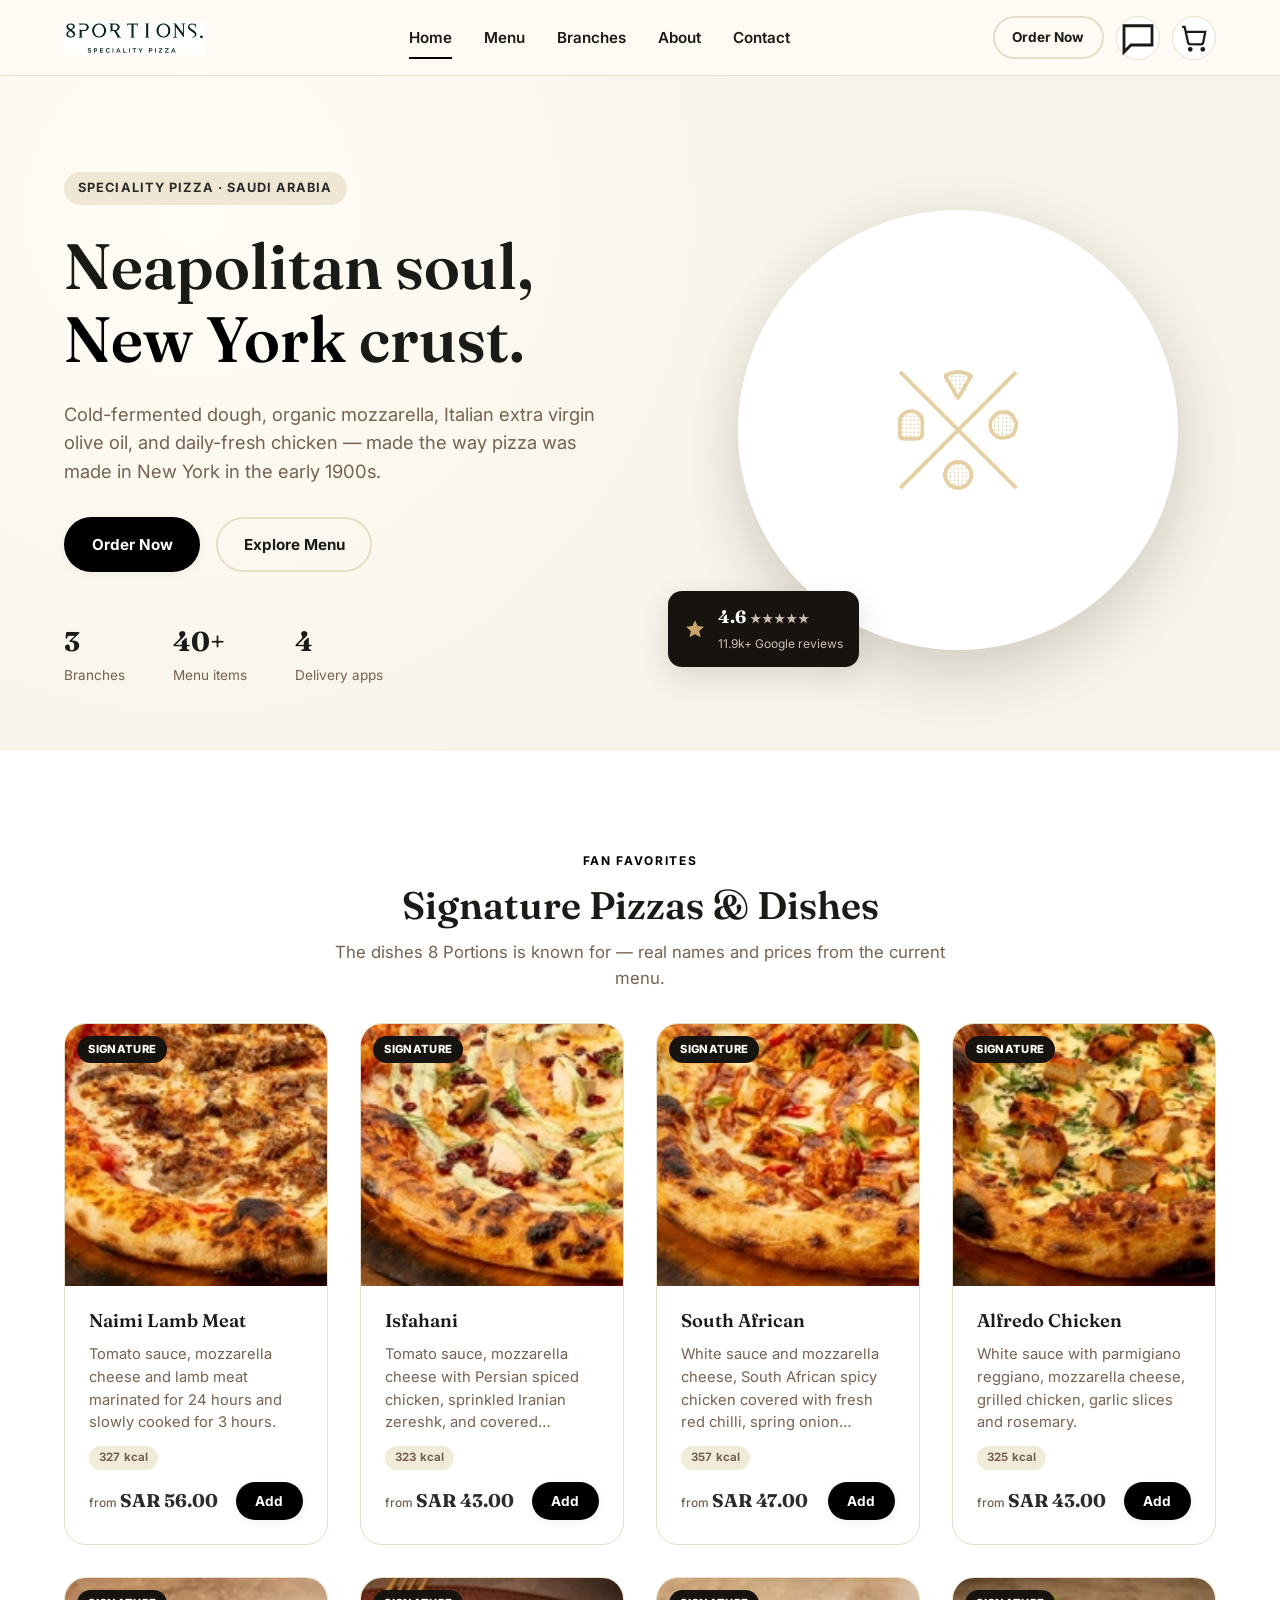
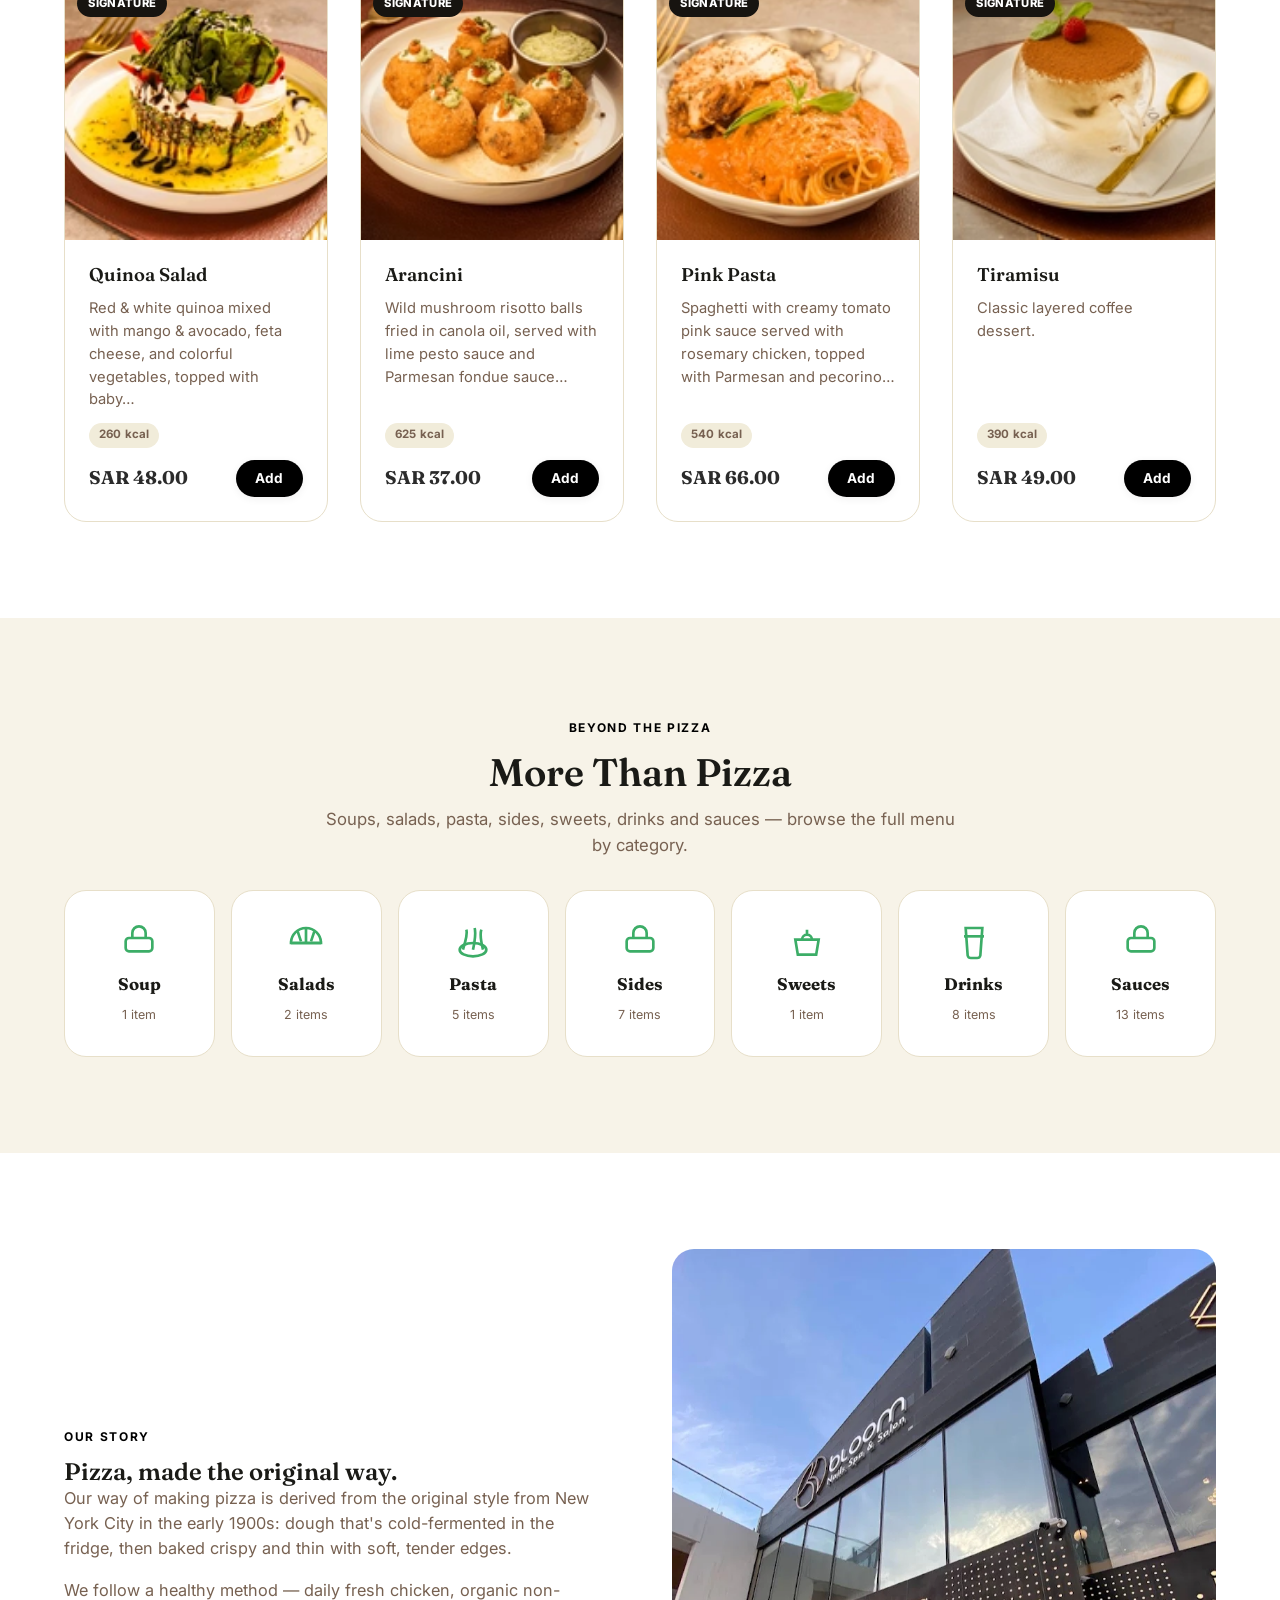
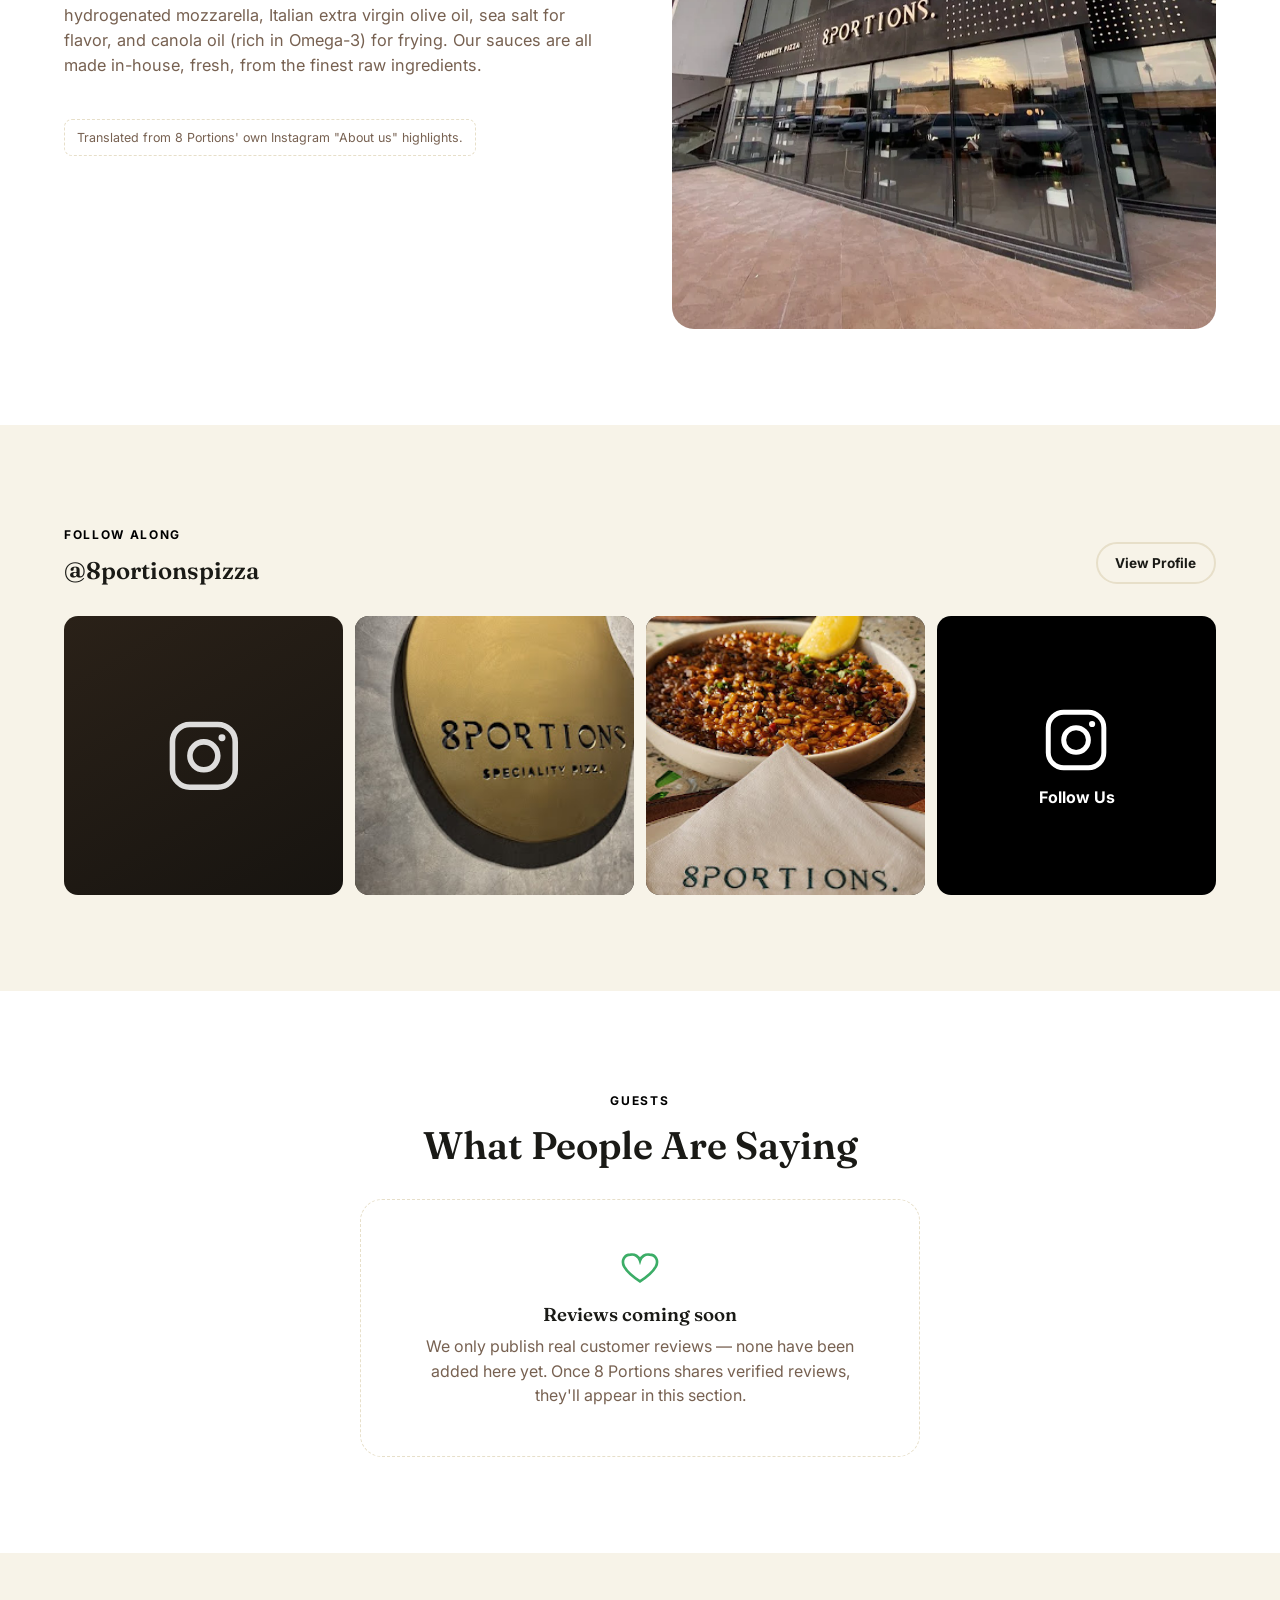
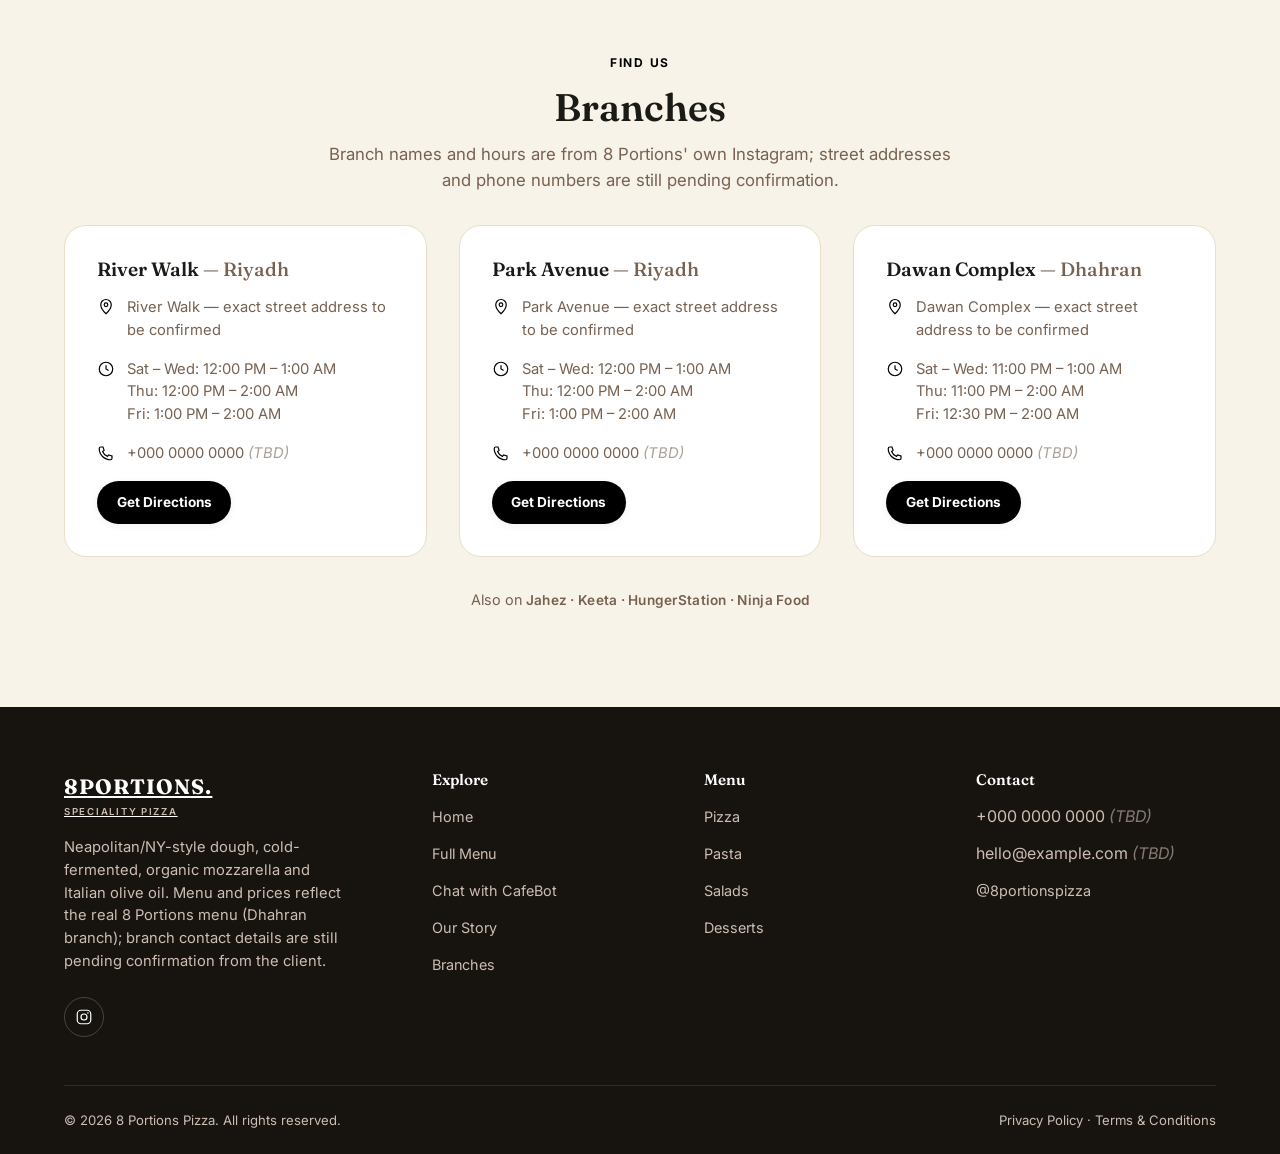
<file: frontend/index.html>
<!DOCTYPE html>
<html lang="en">
<head>
<meta charset="UTF-8" />
<meta name="viewport" content="width=device-width, initial-scale=1.0" />
<title>8 Portions — Speciality Pizza | Riyadh &amp; Dhahran</title>
<meta name="description" content="8 Portions is a speciality pizza restaurant in Saudi Arabia serving Neapolitan/NY-style pizza with organic mozzarella and Italian olive oil. Browse the menu and find your nearest branch in Riyadh or Dhahran." />
<link rel="canonical" href="index.html" />

<meta property="og:type" content="restaurant.menu" />
<meta property="og:title" content="8 Portions — Speciality Pizza" />
<meta property="og:description" content="Neapolitan/NY-style pizza, organic mozzarella, Italian olive oil. Browse the full menu and find a branch in Riyadh or Dhahran." />
<meta property="og:image" content="img/logo-wordmark.png" />
<meta property="og:locale" content="en_US" />
<meta name="twitter:card" content="summary_large_image" />

<link rel="icon" type="image/jpeg" href="img/logo-mark.jpeg" />
<link rel="preconnect" href="https://fonts.googleapis.com" />
<link rel="preconnect" href="https://fonts.gstatic.com" crossorigin />
<link href="https://fonts.googleapis.com/css2?family=Fraunces:opsz,wght@9..144,500;9..144,700&family=Inter:wght@400;500;600;700;800&display=swap" rel="stylesheet" />
<link rel="stylesheet" href="css/styles.css" />

<script type="application/ld+json">
{
  "@context": "https://schema.org",
  "@type": "Restaurant",
  "name": "8 Portions",
  "alternateName": "ايت بورشنز",
  "image": "img/logo-wordmark.png",
  "servesCuisine": ["Pizza", "Italian"],
  "priceRange": "SAR 3–99",
  "sameAs": ["https://www.instagram.com/8portionspizza/"],
  "department": [
    {
      "@type": "Restaurant",
      "name": "8 Portions — River Walk, Riyadh",
      "address": { "@type": "PostalAddress", "streetAddress": "River Walk", "addressLocality": "Riyadh", "addressCountry": "SA" }
    },
    {
      "@type": "Restaurant",
      "name": "8 Portions — Park Avenue, Riyadh",
      "address": { "@type": "PostalAddress", "streetAddress": "Park Avenue", "addressLocality": "Riyadh", "addressCountry": "SA" }
    },
    {
      "@type": "Restaurant",
      "name": "8 Portions — Dawan Complex, Dhahran",
      "address": { "@type": "PostalAddress", "streetAddress": "Dawan Complex", "addressLocality": "Dhahran", "addressCountry": "SA" }
    }
  ]
}
</script>
</head>
<body>
  <main id="main">
    <section class="hero">
      <div class="container">
        <div class="hero-copy">
          <span class="hero-eyebrow">Speciality Pizza &middot; Saudi Arabia</span>
          <h1>Neapolitan soul, <em>New York</em> crust.</h1>
          <p class="hero-lead">Cold-fermented dough, organic mozzarella, Italian extra virgin olive oil, and daily-fresh chicken — made the way pizza was made in New York in the early 1900s.</p>
          <div class="hero-actions">
            <a class="btn btn-primary" href="menu.html">Order Now</a>
            <a class="btn btn-ghost" href="#signature">Explore Menu</a>
          </div>
          <div class="hero-stats">
            <div><strong>3</strong><span>Branches</span></div>
            <div><strong>40+</strong><span>Menu items</span></div>
            <div><strong id="delivery-partners-count">4</strong><span>Delivery apps</span></div>
          </div>
        </div>
        <div class="hero-visual">
          <div class="hero-plate">
            <img src="img/logo-mark.jpeg" alt="8 Portions mark" style="width:60%;height:60%;object-fit:contain" />
          </div>
          <div class="hero-badge hero-badge-rating">
            <span class="hero-badge-icon"><svg viewBox="0 0 24 24" fill="currentColor" width="22" height="22"><path d="M12 2.5l2.9 6.3 6.9.7-5.2 4.7 1.5 6.8L12 17.6l-6.1 3.4 1.5-6.8-5.2-4.7 6.9-.7L12 2.5Z"/></svg></span>
            <div>
              <strong>4.6 <span class="hero-badge-stars">★★★★★</span></strong>
              <span>11.9k+ Google reviews</span>
            </div>
          </div>
        </div>
      </div>
    </section>

    <section class="section section-surface" id="signature">
      <div class="container">
        <div class="section-header center">
          <span class="eyebrow">Fan Favorites</span>
          <h2>Signature Pizzas &amp; Dishes</h2>
          <p>The dishes 8 Portions is known for — real names and prices from the current menu.</p>
        </div>
        <div class="grid grid-4" id="signature-grid"></div>
      </div>
    </section>

    <section class="section" id="more">
      <div class="container">
        <div class="section-header center">
          <span class="eyebrow">Beyond the Pizza</span>
          <h2>More Than Pizza</h2>
          <p>Soups, salads, pasta, sides, sweets, drinks and sauces — browse the full menu by category.</p>
        </div>
        <div class="more-tiles-row" id="more-than-pizza-row"></div>
      </div>
    </section>

    <section class="section section-surface" id="about">
      <div class="container story-grid">
        <div class="story-copy">
          <span class="eyebrow">Our Story</span>
          <h2>Pizza, made the original way.</h2>
          <p>Our way of making pizza is derived from the original style from New York City in the early 1900s: dough that's cold-fermented in the fridge, then baked crispy and thin with soft, tender edges.</p>
          <p>We follow a healthy method — daily fresh chicken, organic non-hydrogenated mozzarella, Italian extra virgin olive oil, sea salt for flavor, and canola oil (rich in Omega-3) for frying. Our sauces are all made in-house, fresh, from the finest raw ingredients.</p>
          <span class="draft-note">Translated from 8 Portions' own Instagram &quot;About us&quot; highlights.</span>
        </div>
        <div class="story-visual">
          <img src="img/brand/storefront-day.webp" alt="8 Portions storefront" />
        </div>
      </div>
    </section>

    <section class="section" id="instagram">
      <div class="container">
        <div class="instagram-head">
          <div>
            <span class="eyebrow">Follow Along</span>
            <h2>@8portionspizza</h2>
          </div>
          <a class="btn btn-ghost btn-sm" href="https://www.instagram.com/8portionspizza/" target="_blank" rel="noopener">View Profile</a>
        </div>
        <div class="ig-grid" id="ig-grid"></div>
      </div>
    </section>

    <section class="section section-surface" id="reviews">
      <div class="container">
        <div class="section-header center">
          <span class="eyebrow">Guests</span>
          <h2>What People Are Saying</h2>
        </div>
        <div class="testimonial-empty" data-reveal>
          <svg viewBox="0 0 24 24" fill="none" stroke="currentColor" stroke-width="1.6"><path d="M12 20s-7-4.4-9.5-8.8C.6 7.6 2.6 4 6.3 4A5 5 0 0 1 12 7.5 5 5 0 0 1 17.7 4c3.7 0 5.7 3.6 3.8 7.2C19 15.6 12 20 12 20Z"/></svg>
          <h3>Reviews coming soon</h3>
          <p>We only publish real customer reviews — none have been added here yet. Once 8 Portions shares verified reviews, they'll appear in this section.</p>
        </div>
      </div>
    </section>

    <section class="section" id="branches">
      <div class="container">
        <div class="section-header center">
          <span class="eyebrow">Find Us</span>
          <h2>Branches</h2>
          <p>Branch names and hours are from 8 Portions' own Instagram; street addresses and phone numbers are still pending confirmation.</p>
        </div>
        <div class="grid grid-3" id="branches-grid"></div>
        <p style="text-align:center;margin-top:var(--space-6);color:var(--color-text-muted);font-size:.9rem">
          Also on <span id="delivery-partners"></span>
        </p>
      </div>
    </section>
  </main>

  <div class="modal-overlay" id="product-modal"></div>

  <script src="js/config.js"></script>
  <script src="js/menu-data.js"></script>
  <script src="js/branch-data.js"></script>
  <script src="js/shared-ui.js"></script>
  <script src="js/cart.js"></script>
  <script src="js/product-ui.js"></script>
  <script src="js/main.js"></script>
</body>
</html>
</file>
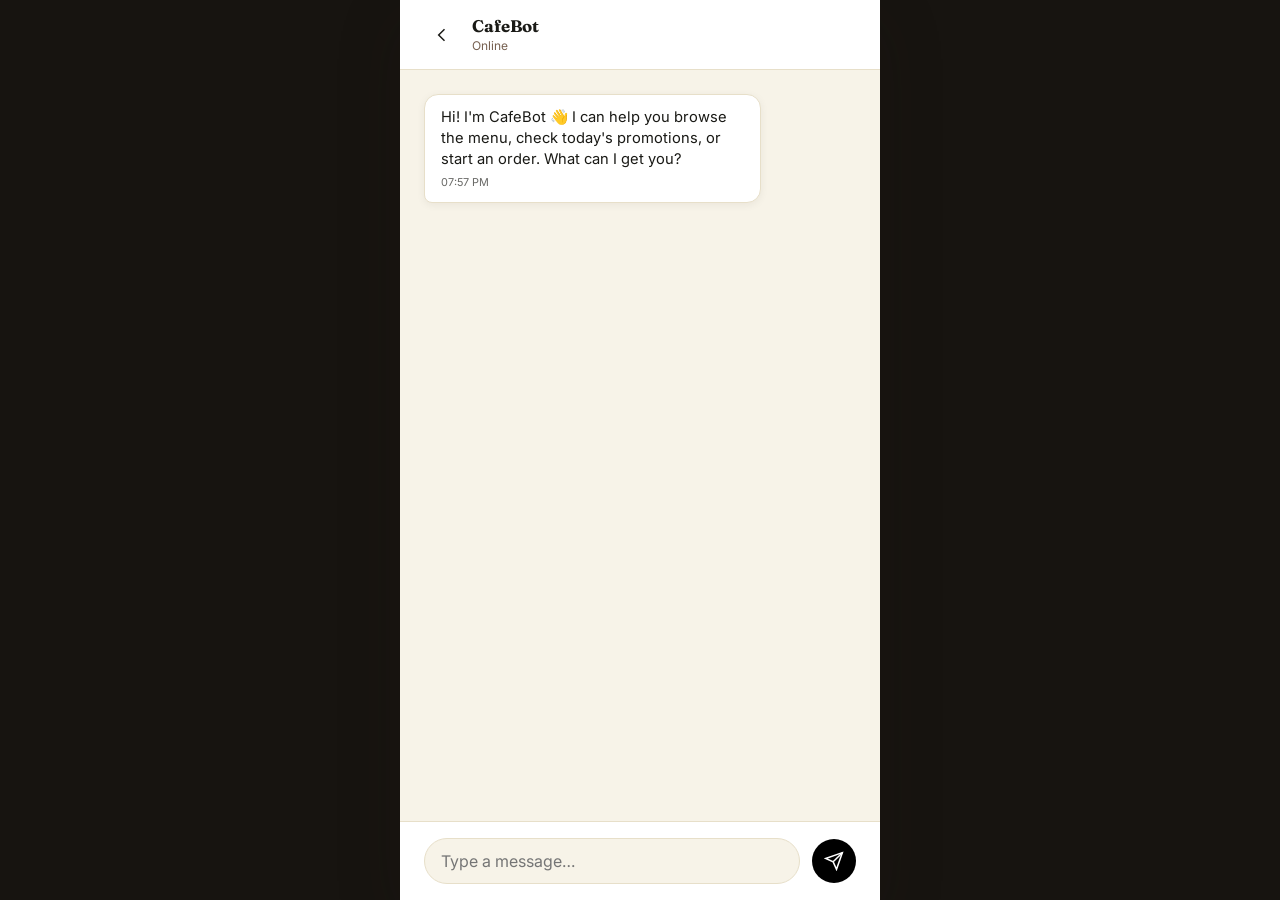
<file: frontend/chatbot.html>
<!DOCTYPE html>
<html lang="en">
<head>
<meta charset="UTF-8" />
<meta name="viewport" content="width=device-width, initial-scale=1.0" />
<title>CafeBot Chat — 8 Portions Pizza</title>
<meta name="description" content="Chat with CafeBot to browse the menu, check promotions, and place an order. Requires backend/server.ps1 running locally - no authentication." />
<meta name="robots" content="noindex" />
<link rel="icon" type="image/jpeg" href="img/logo-mark.jpeg" />
<link rel="preconnect" href="https://fonts.googleapis.com" />
<link rel="preconnect" href="https://fonts.gstatic.com" crossorigin />
<link href="https://fonts.googleapis.com/css2?family=Fraunces:opsz,wght@9..144,500;9..144,700&family=Inter:wght@400;500;600;700;800&display=swap" rel="stylesheet" />
<link rel="stylesheet" href="css/styles.css" />
</head>
<body class="chatbot-page">
  <main id="main" class="chatbot-shell">
    <header class="chat-header">
      <a class="chat-back" href="index.html" aria-label="Back to site">
        <svg viewBox="0 0 24 24" fill="none" stroke="currentColor" stroke-width="1.8"><path d="M15 19 8 12l7-7"/></svg>
      </a>
      <div class="chat-header-info">
        <span class="chat-header-name">CafeBot</span>
        <span class="chat-header-status">Online</span>
      </div>
    </header>

    <div class="chat-log" id="chat-log" aria-live="polite"></div>

    <form class="chat-input-row" id="chat-form">
      <input type="text" id="chat-input" placeholder="Type a message…" autocomplete="off" aria-label="Message" />
      <button type="submit" class="chat-send-btn" aria-label="Send message">
        <svg viewBox="0 0 24 24" fill="none" stroke="currentColor" stroke-width="1.8"><path d="M22 2 11 13"/><path d="M22 2 15 22l-4-9-9-4 20-7Z"/></svg>
      </button>
    </form>
  </main>

  <script src="js/chatbot.js"></script>
</body>
</html>
</file>
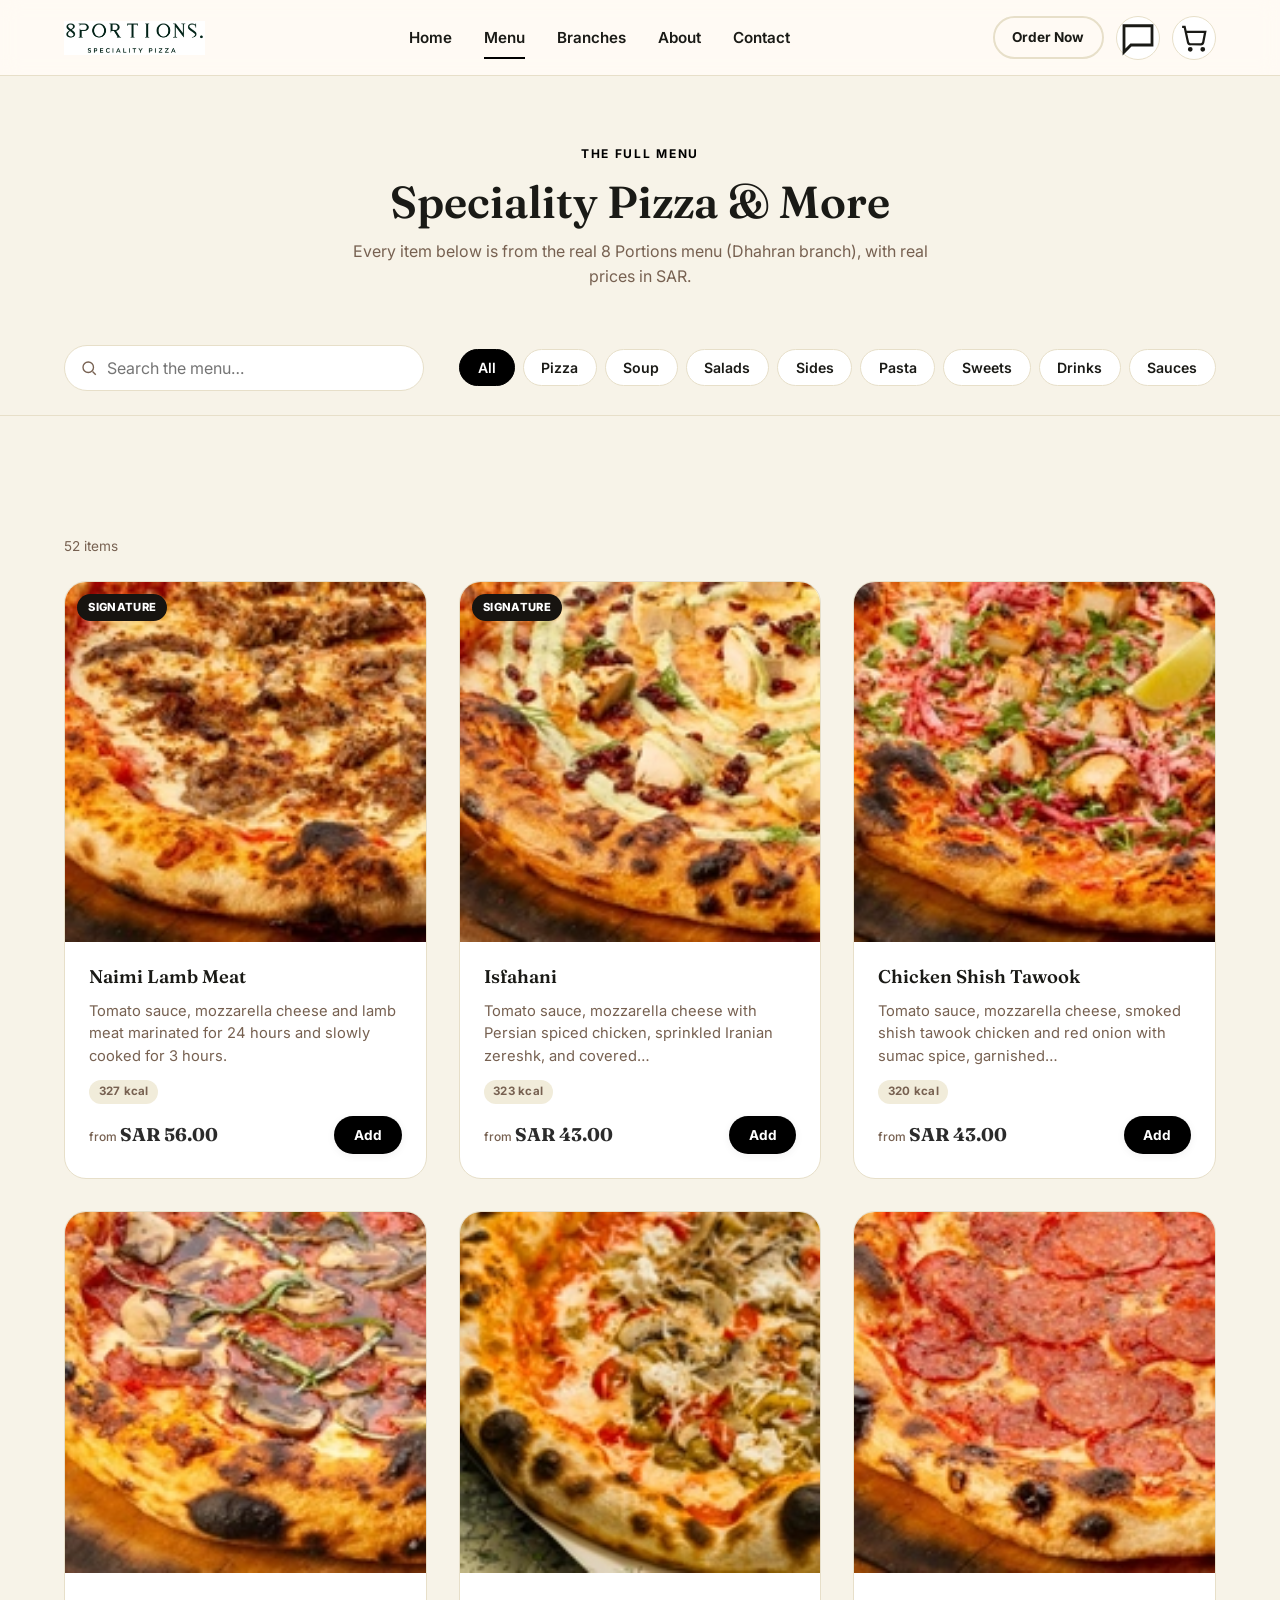
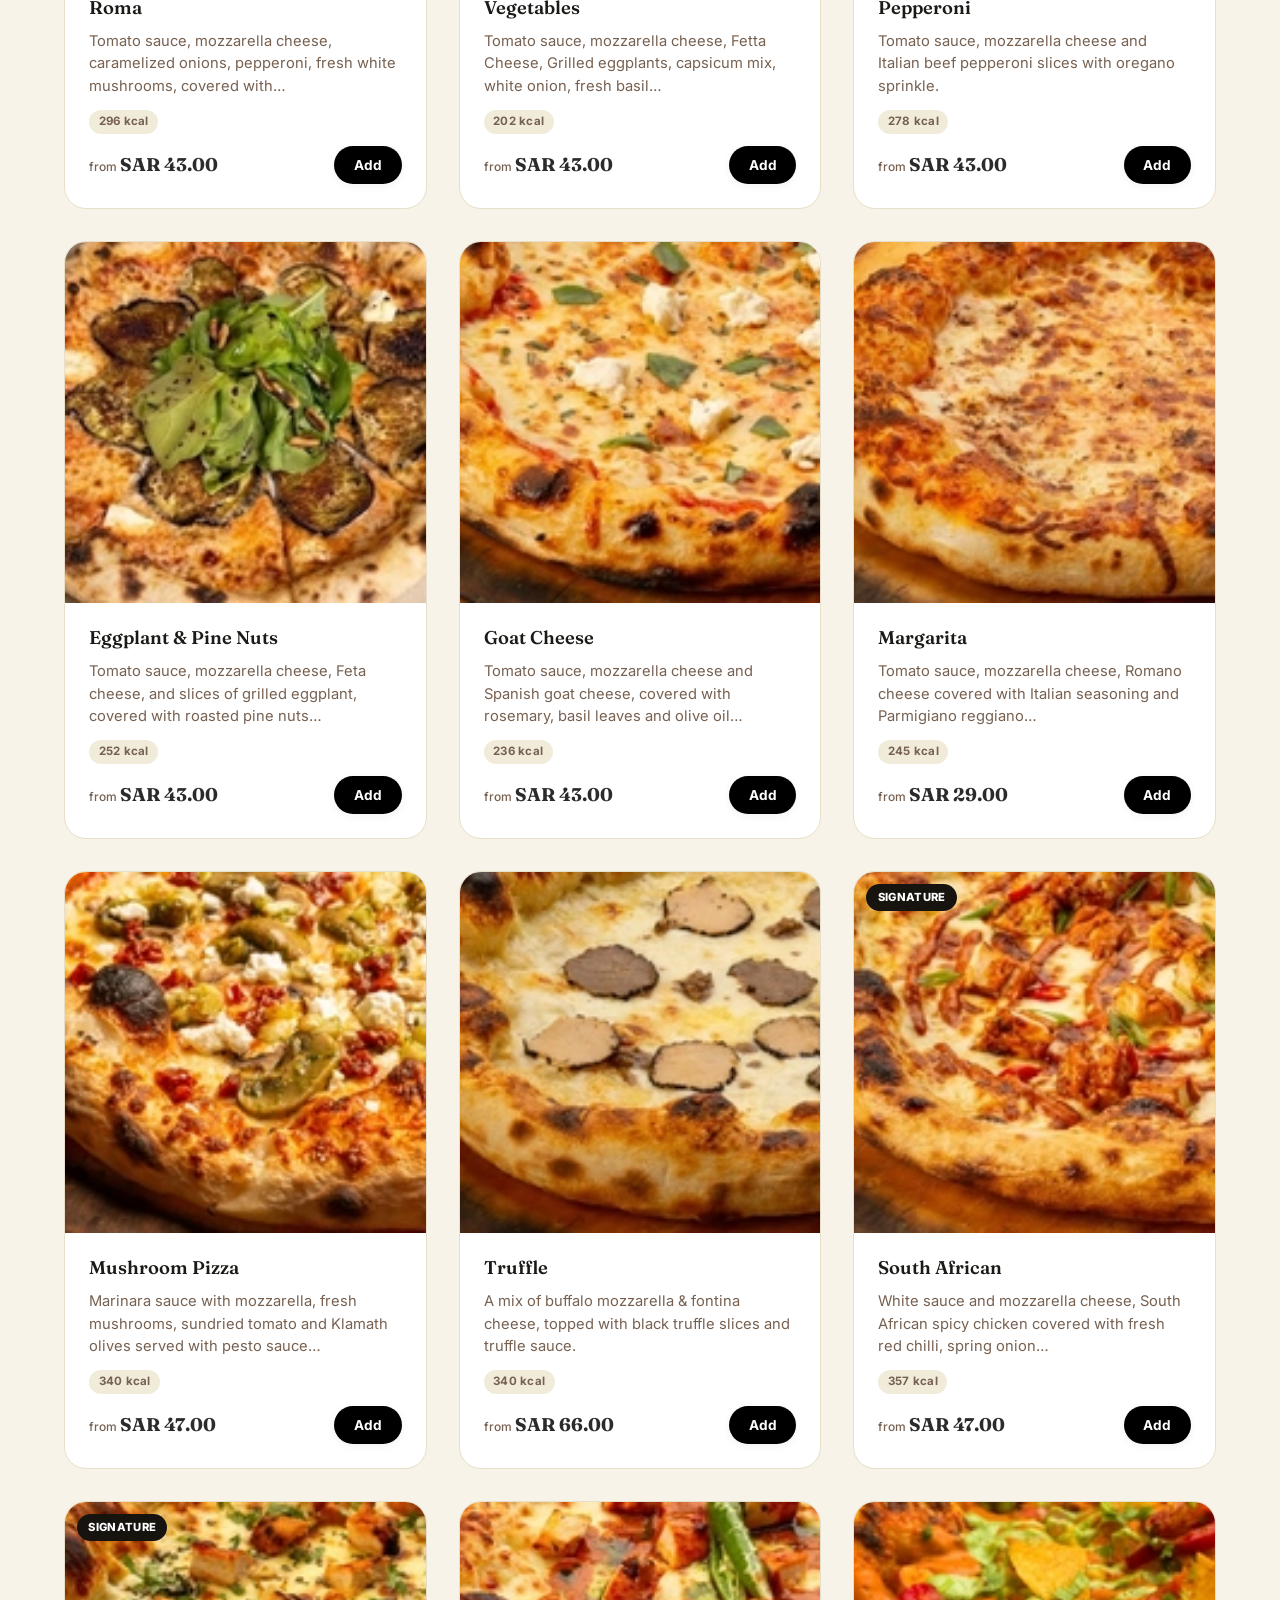
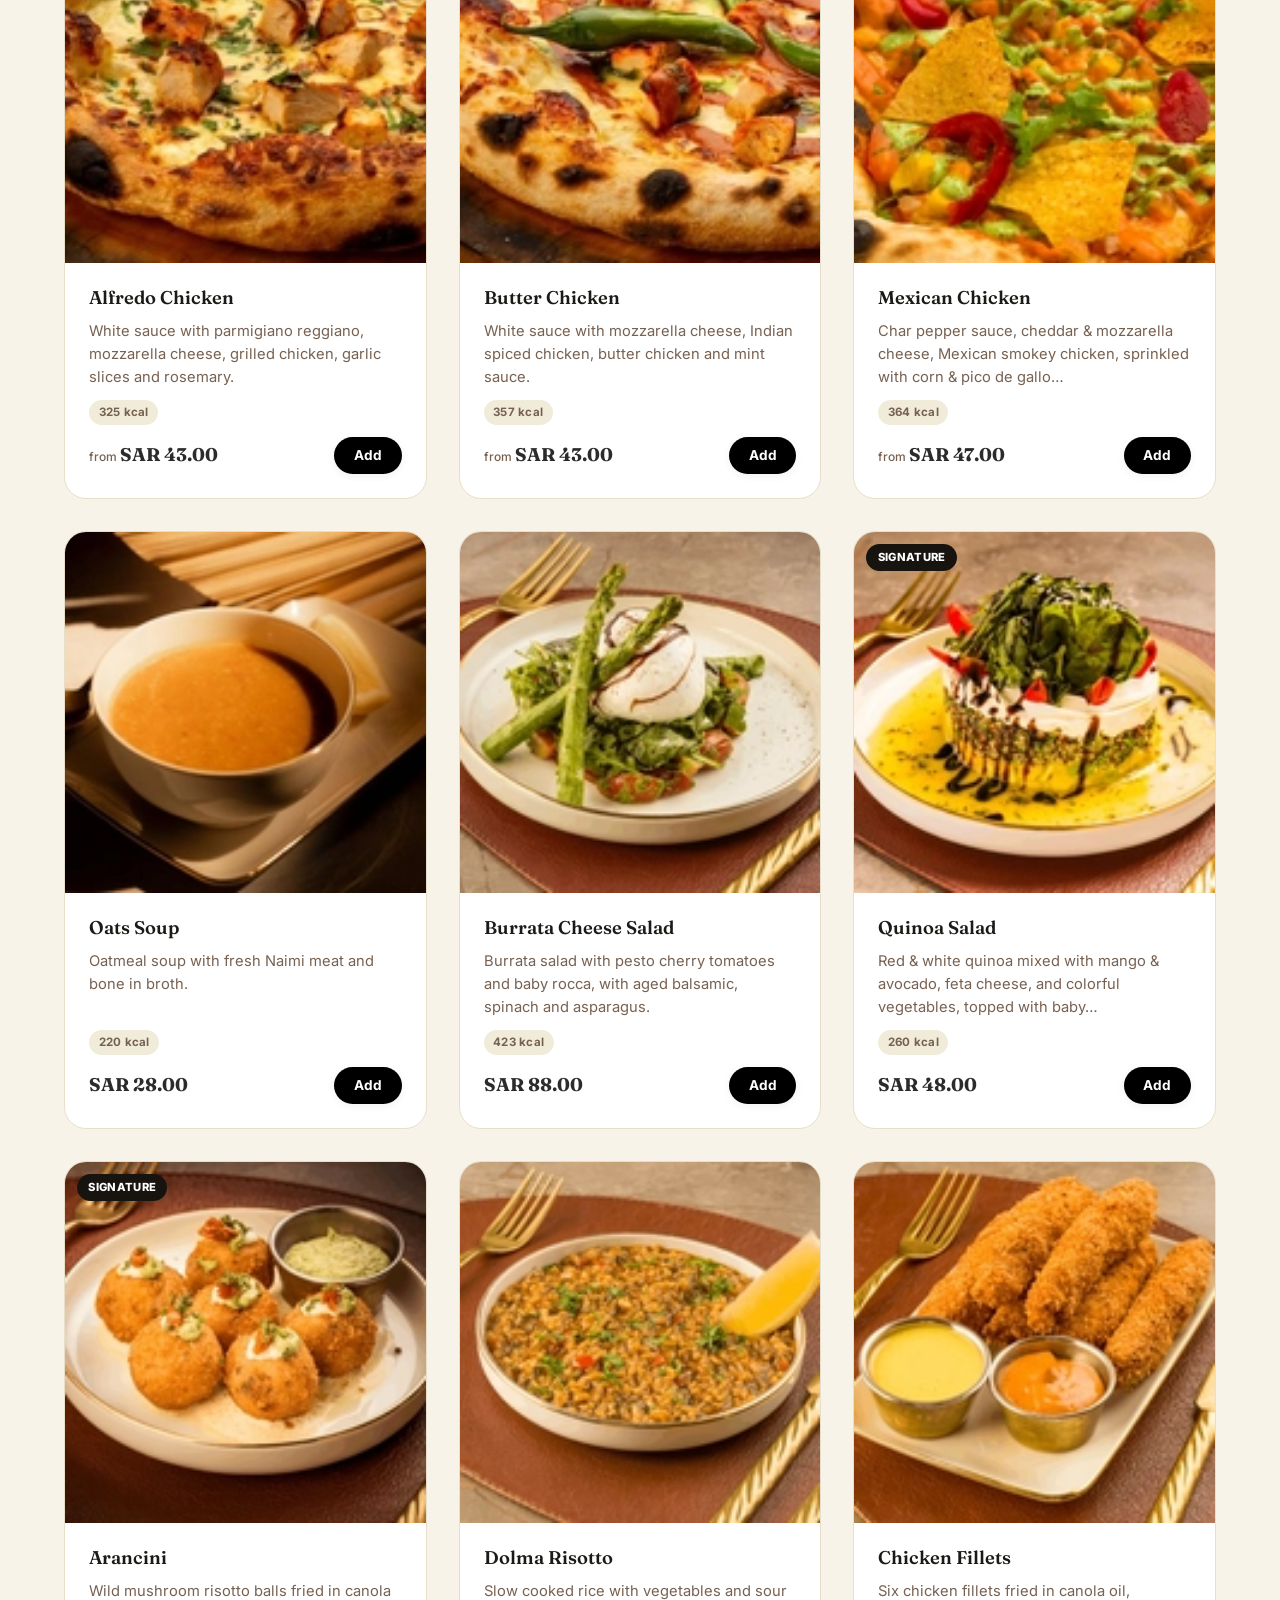
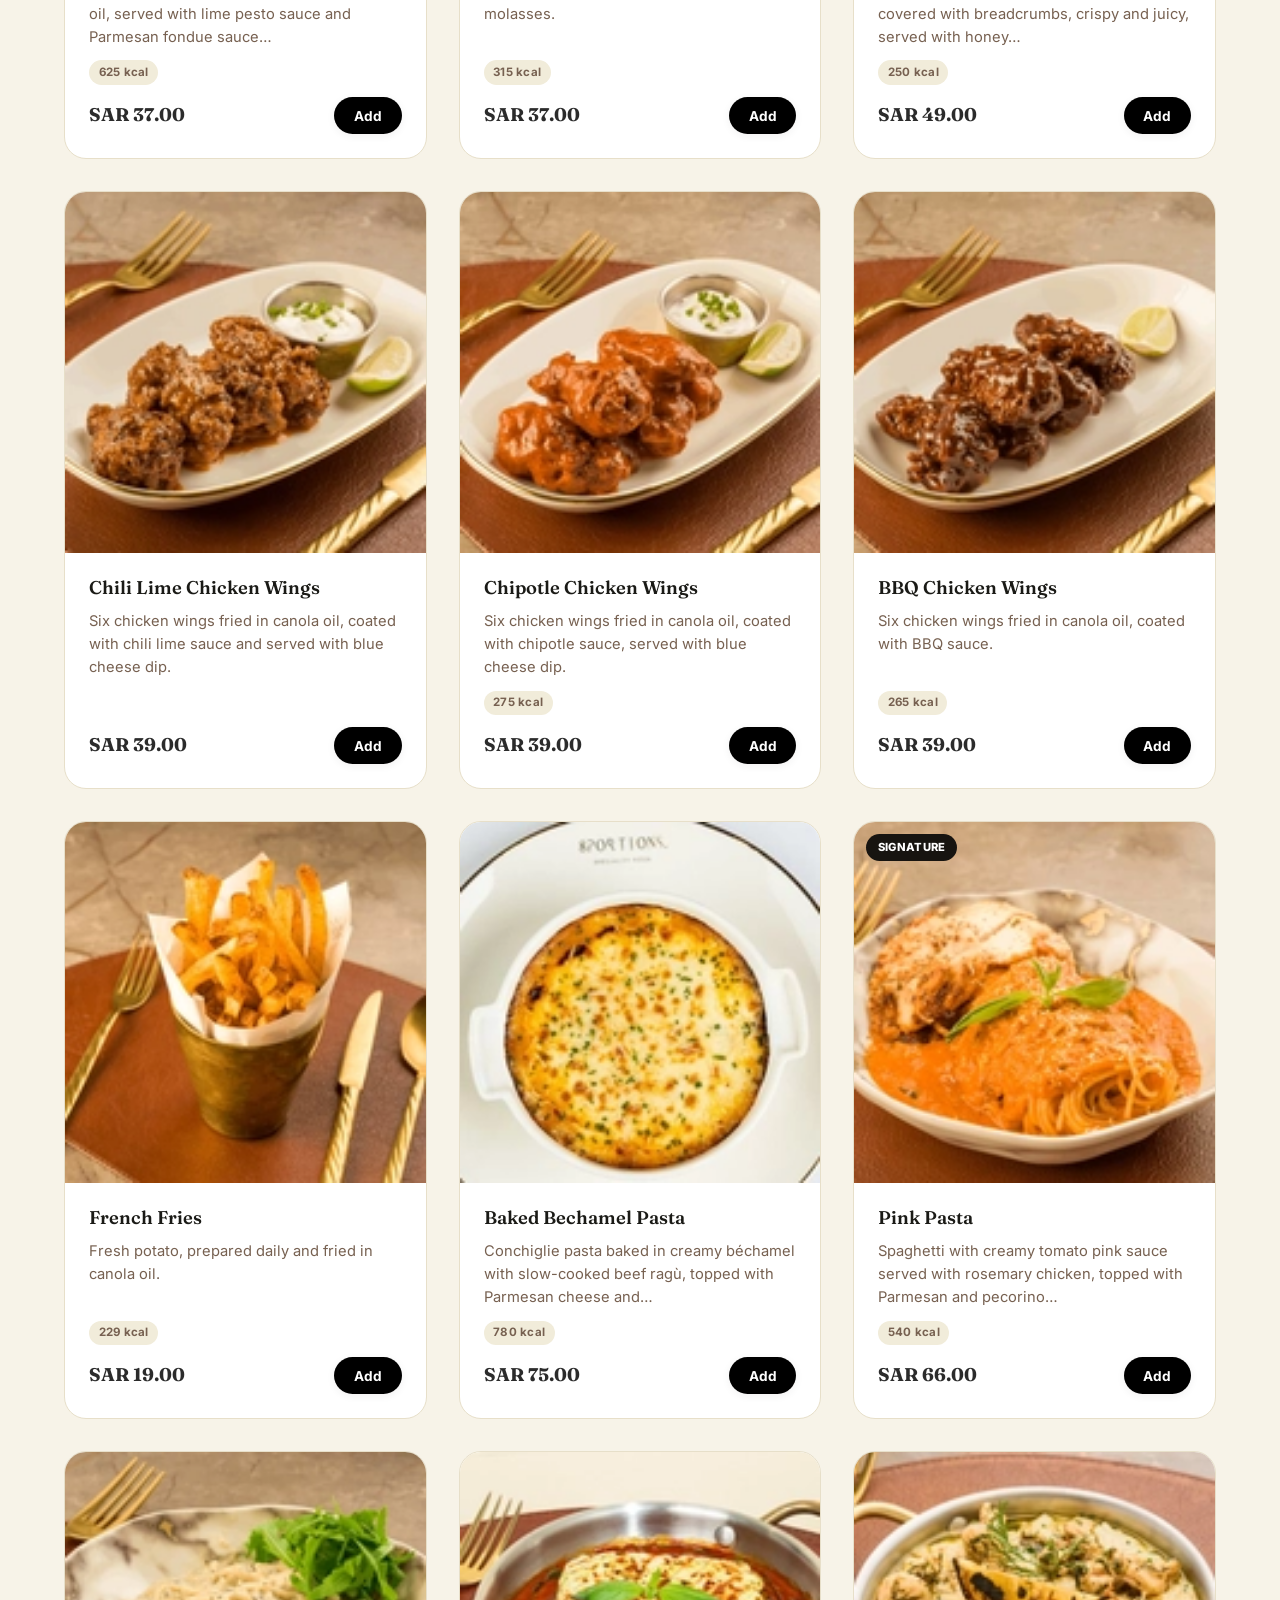
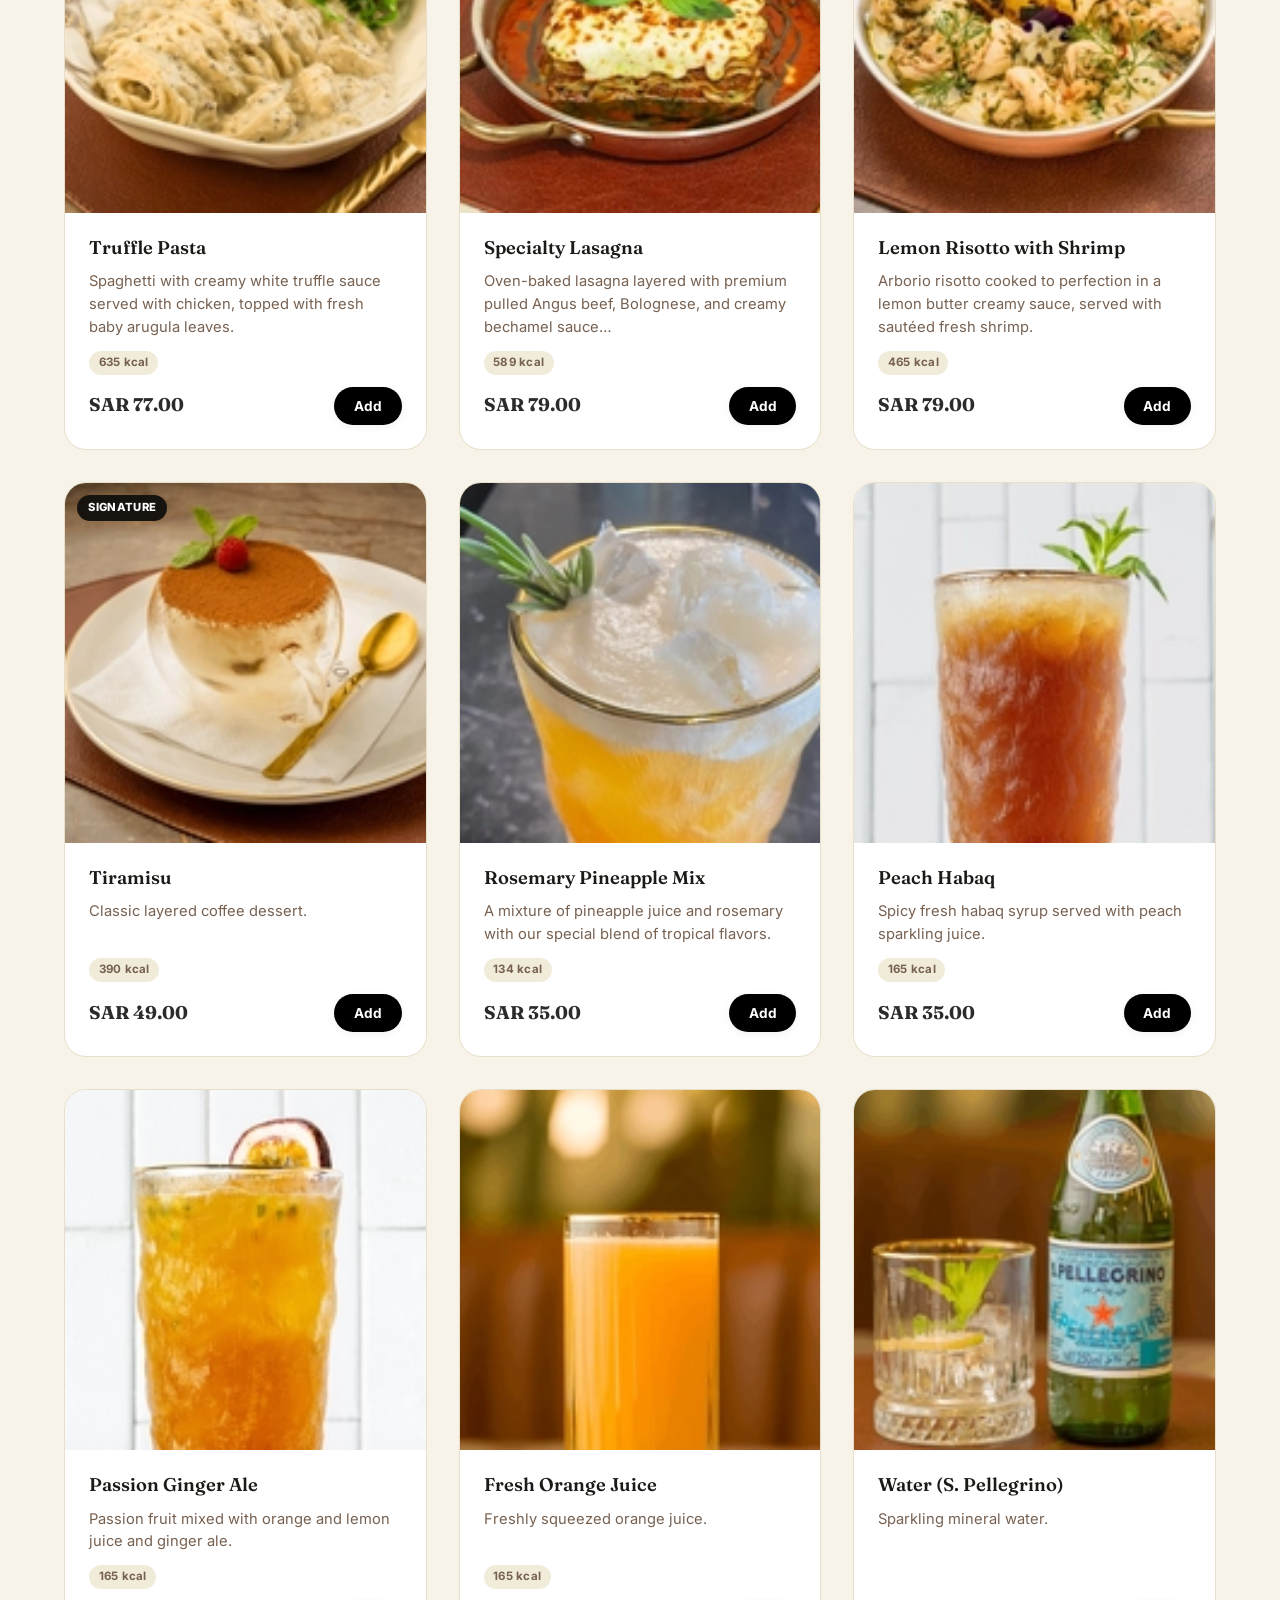
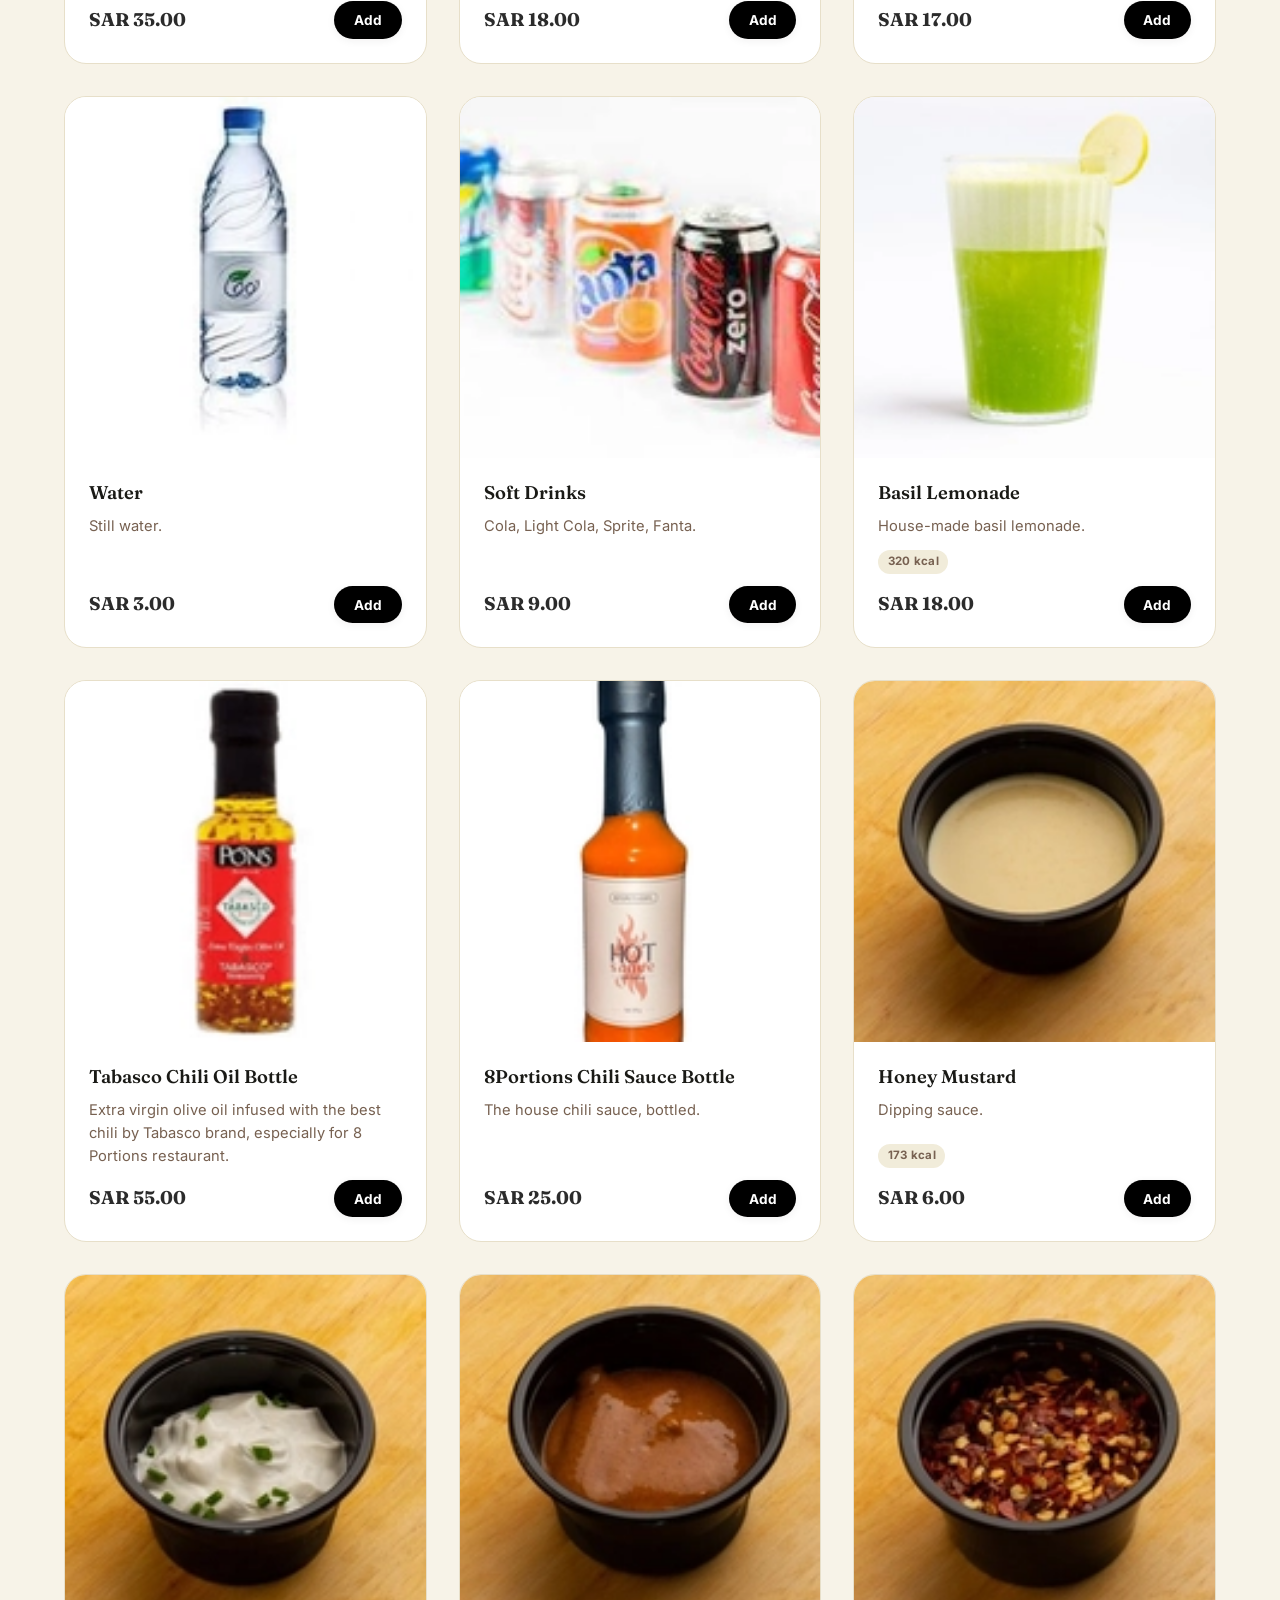
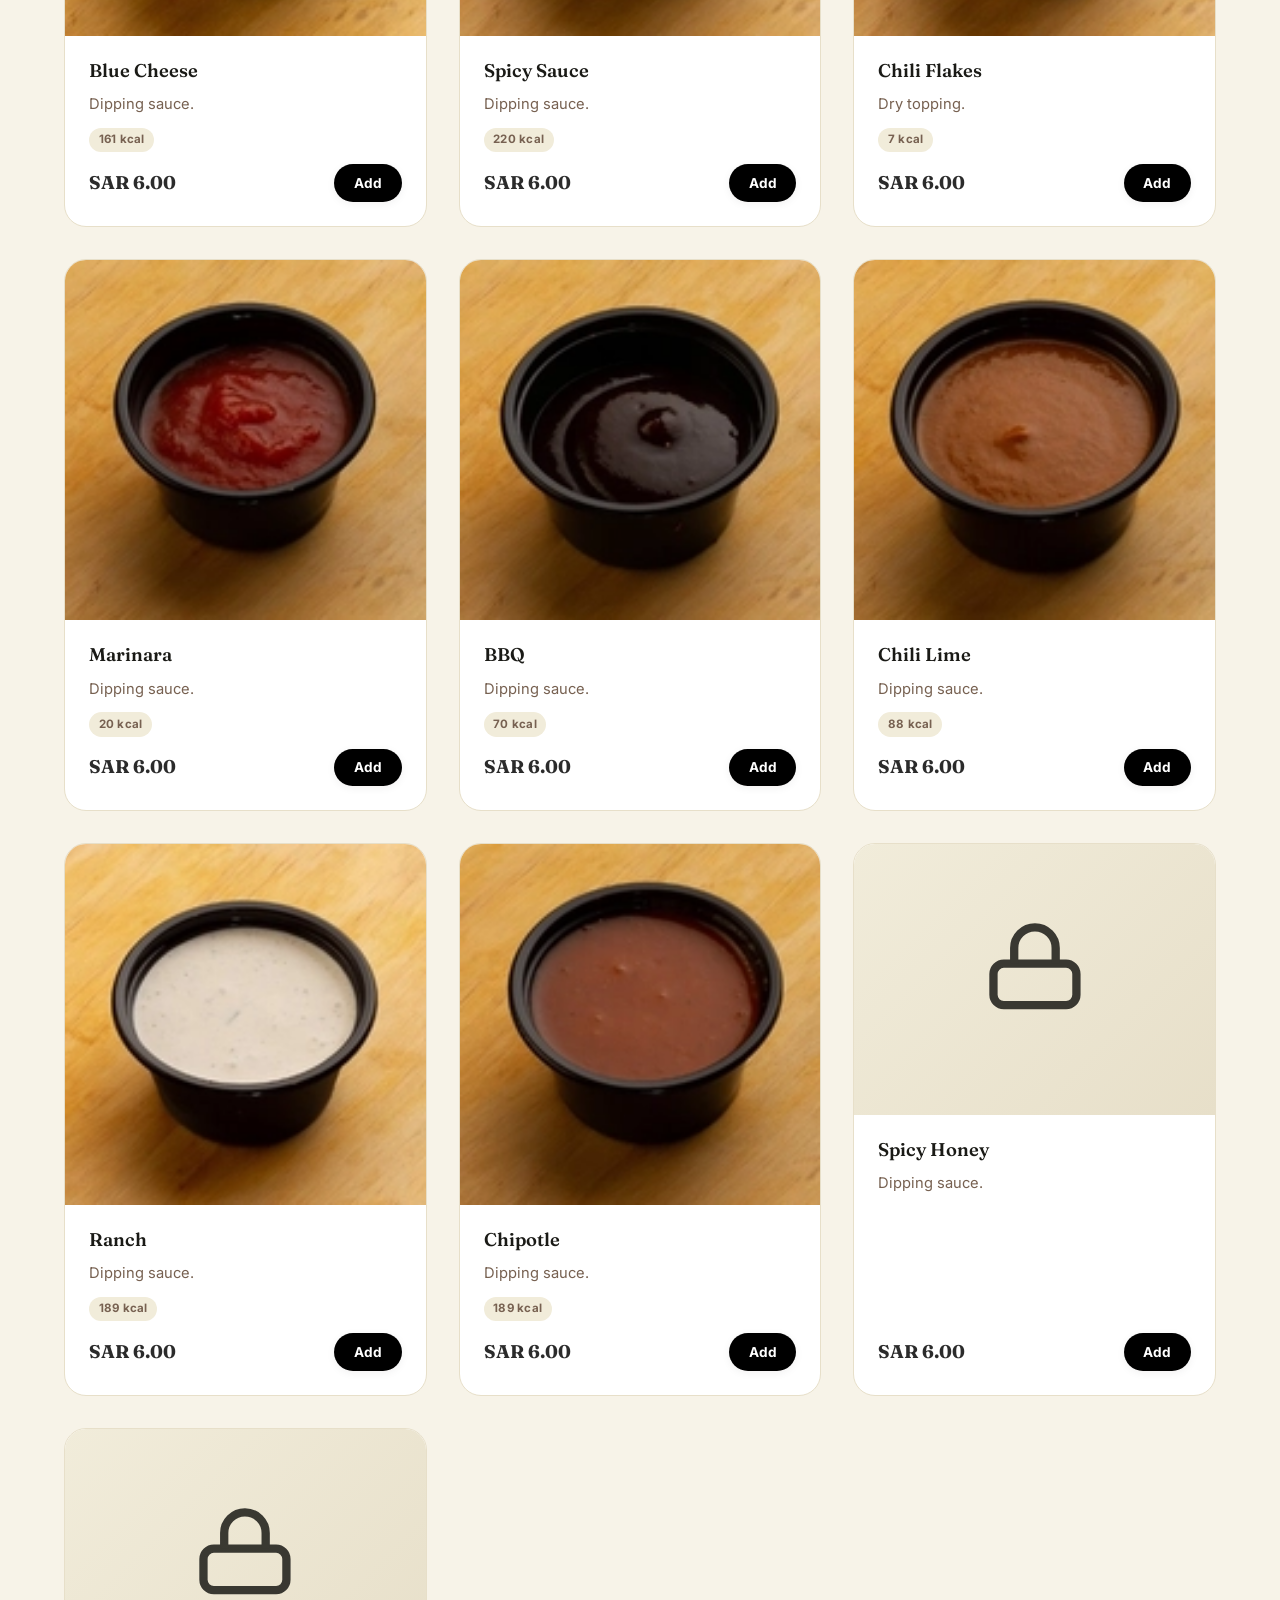
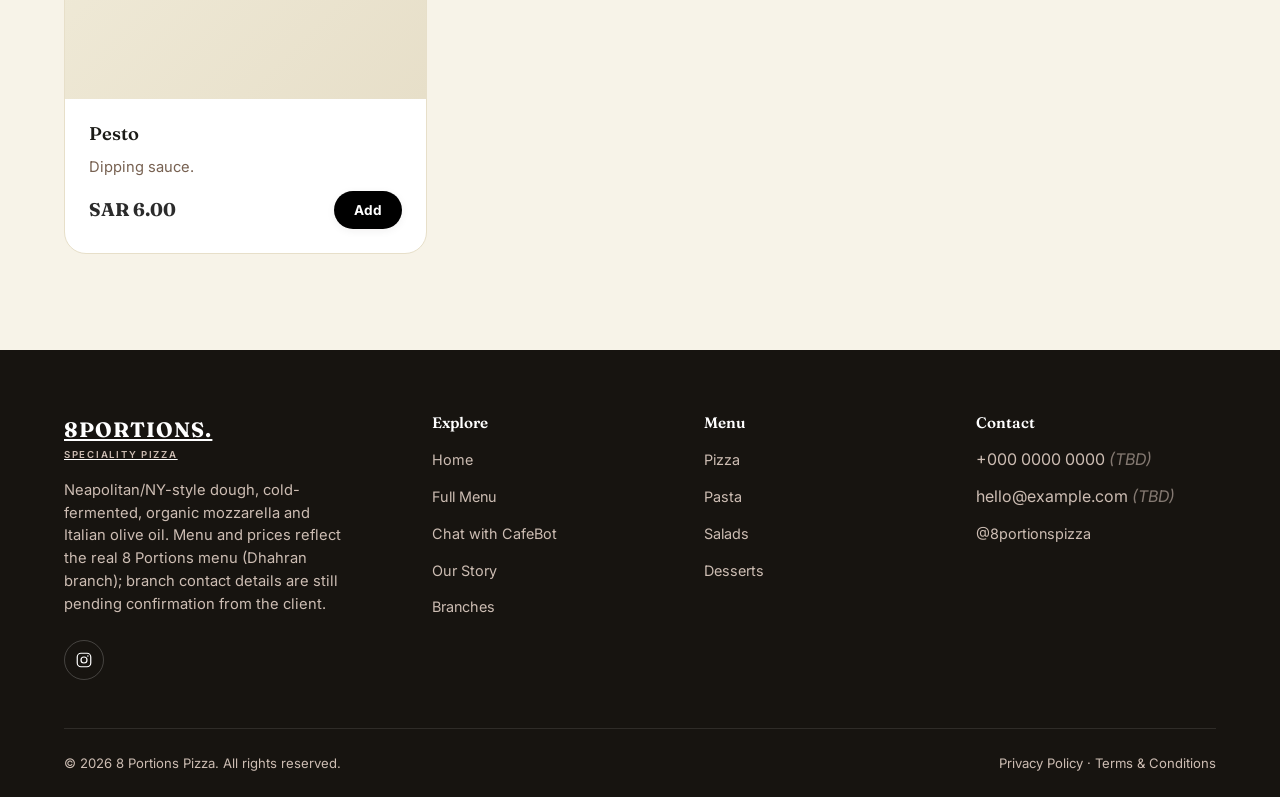
<file: frontend/menu.html>
<!DOCTYPE html>
<html lang="en">
<head>
<meta charset="UTF-8" />
<meta name="viewport" content="width=device-width, initial-scale=1.0" />
<title>Menu — 8 Portions Speciality Pizza</title>
<meta name="description" content="The full 8 Portions menu: speciality pizzas, soups, salads, pasta, sides, sweets, drinks and sauces, with real prices in SAR." />
<link rel="canonical" href="menu.html" />

<meta property="og:type" content="website" />
<meta property="og:title" content="Menu — 8 Portions Speciality Pizza" />
<meta property="og:description" content="Speciality pizzas, pasta, salads, sides, sweets, drinks and sauces — the full 8 Portions menu with real prices." />
<meta property="og:image" content="img/logo-wordmark.png" />

<link rel="icon" type="image/jpeg" href="img/logo-mark.jpeg" />
<link rel="preconnect" href="https://fonts.googleapis.com" />
<link rel="preconnect" href="https://fonts.gstatic.com" crossorigin />
<link href="https://fonts.googleapis.com/css2?family=Fraunces:opsz,wght@9..144,500;9..144,700&family=Inter:wght@400;500;600;700;800&display=swap" rel="stylesheet" />
<link rel="stylesheet" href="css/styles.css" />
</head>
<body>
  <main id="main">
    <section class="page-hero">
      <div class="container">
        <span class="eyebrow">The Full Menu</span>
        <h1>Speciality Pizza &amp; More</h1>
        <p>Every item below is from the real 8 Portions menu (Dhahran branch), with real prices in SAR.</p>
      </div>
    </section>

    <div class="menu-toolbar">
      <div class="container">
        <div class="search-field">
          <svg viewBox="0 0 24 24" fill="none" stroke="currentColor" stroke-width="1.8"><circle cx="11" cy="11" r="7"/><path d="m21 21-4.3-4.3"/></svg>
          <input type="search" id="menu-search" placeholder="Search the menu…" aria-label="Search menu" />
        </div>
        <div class="category-tabs" id="category-tabs"></div>
      </div>
    </div>

    <section class="section">
      <div class="container">
        <p class="menu-results-count" id="menu-results-count"></p>
        <div class="grid grid-3" id="menu-grid"></div>
      </div>
    </section>
  </main>

  <div class="modal-overlay" id="product-modal"></div>

  <script src="js/config.js"></script>
  <script src="js/menu-data.js"></script>
  <script src="js/branch-data.js"></script>
  <script src="js/shared-ui.js"></script>
  <script src="js/cart.js"></script>
  <script src="js/product-ui.js"></script>
  <script src="js/menu-page.js"></script>
</body>
</html>
</file>
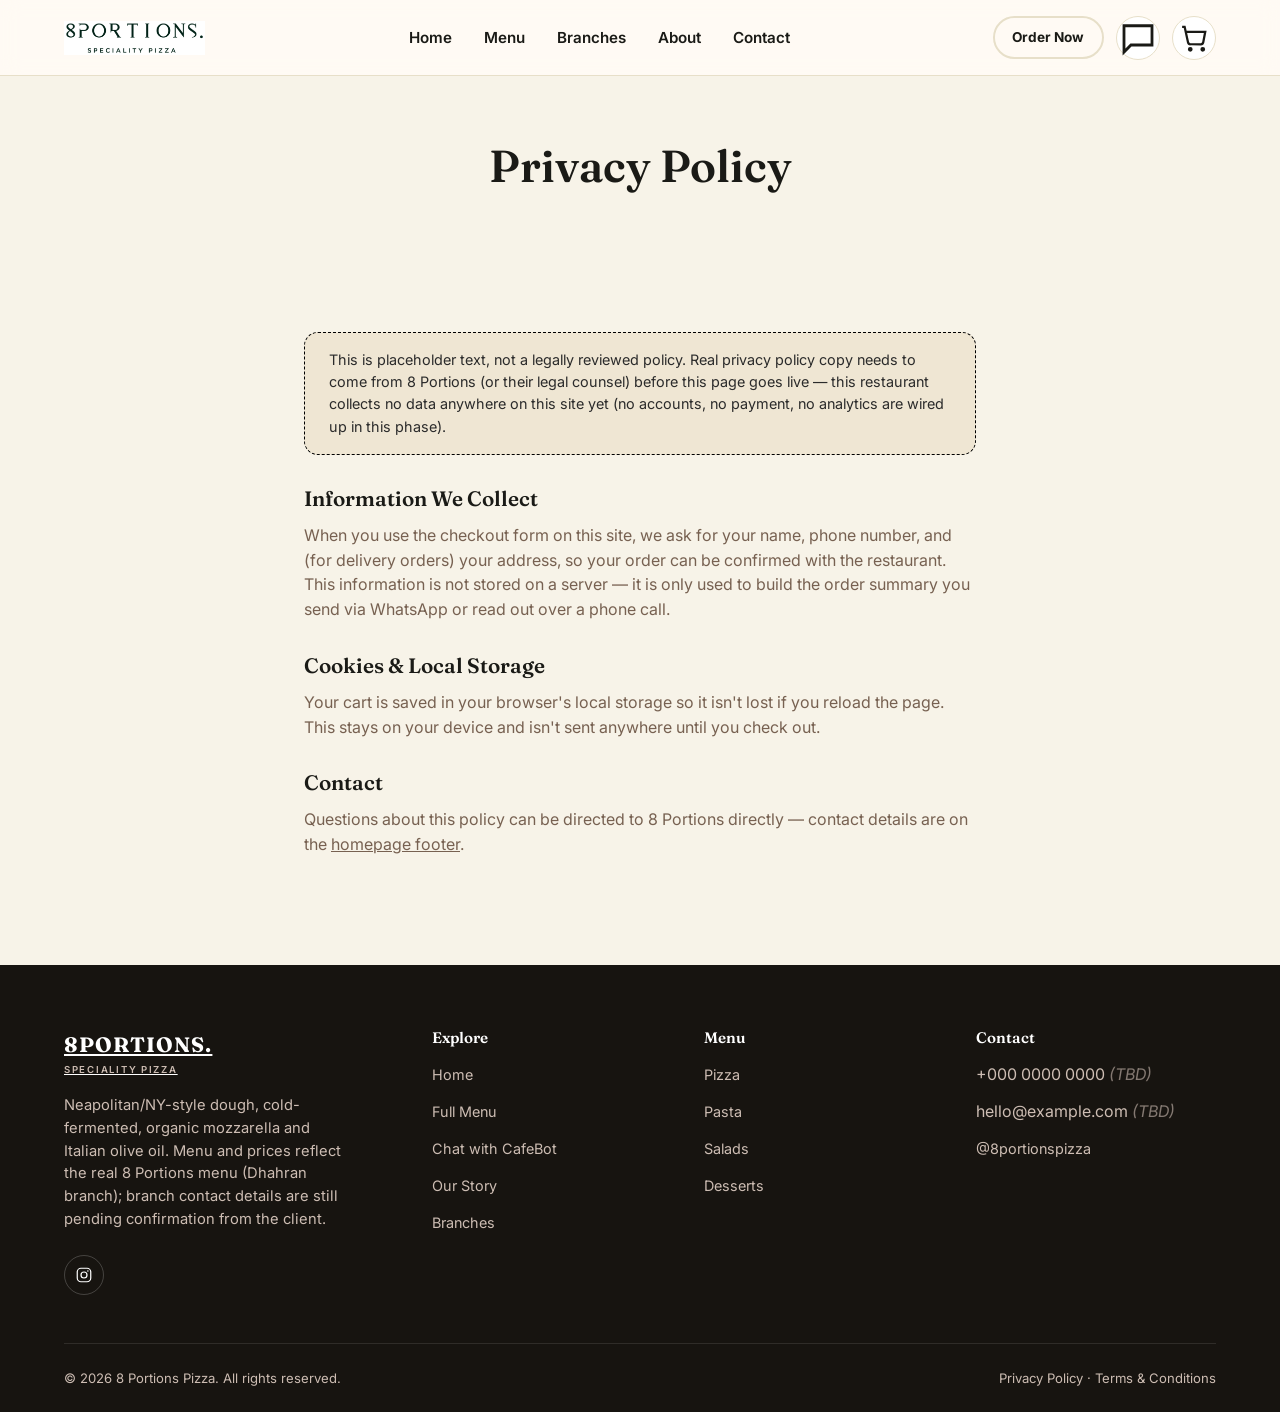
<file: frontend/privacy.html>
<!DOCTYPE html>
<html lang="en">
<head>
<meta charset="UTF-8" />
<meta name="viewport" content="width=device-width, initial-scale=1.0" />
<title>Privacy Policy — 8 Portions</title>
<meta name="robots" content="noindex" />
<link rel="icon" type="image/jpeg" href="img/logo-mark.jpeg" />
<link rel="preconnect" href="https://fonts.googleapis.com" />
<link rel="preconnect" href="https://fonts.gstatic.com" crossorigin />
<link href="https://fonts.googleapis.com/css2?family=Fraunces:opsz,wght@9..144,500;9..144,700&family=Inter:wght@400;500;600;700;800&display=swap" rel="stylesheet" />
<link rel="stylesheet" href="css/styles.css" />
</head>
<body>
  <main id="main">
    <section class="page-hero">
      <div class="container">
        <h1>Privacy Policy</h1>
      </div>
    </section>
    <section class="section">
      <div class="container legal-content" style="max-width:720px">
        <div class="placeholder-callout">
          This is placeholder text, not a legally reviewed policy. Real privacy policy
          copy needs to come from 8 Portions (or their legal counsel) before this page goes live —
          this restaurant collects no data anywhere on this site yet (no accounts, no
          payment, no analytics are wired up in this phase).
        </div>
        <h2>Information We Collect</h2>
        <p>When you use the checkout form on this site, we ask for your name, phone number, and (for delivery orders) your address, so your order can be confirmed with the restaurant. This information is not stored on a server — it is only used to build the order summary you send via WhatsApp or read out over a phone call.</p>
        <h2>Cookies &amp; Local Storage</h2>
        <p>Your cart is saved in your browser's local storage so it isn't lost if you reload the page. This stays on your device and isn't sent anywhere until you check out.</p>
        <h2>Contact</h2>
        <p>Questions about this policy can be directed to 8 Portions directly — contact details are on the <a href="index.html#footer">homepage footer</a>.</p>
      </div>
    </section>
  </main>

  <div class="modal-overlay" id="product-modal"></div>

  <script src="js/config.js"></script>
  <script src="js/menu-data.js"></script>
  <script src="js/branch-data.js"></script>
  <script src="js/shared-ui.js"></script>
  <script src="js/cart.js"></script>
  <script>mountLayout("");</script>
</body>
</html>
</file>
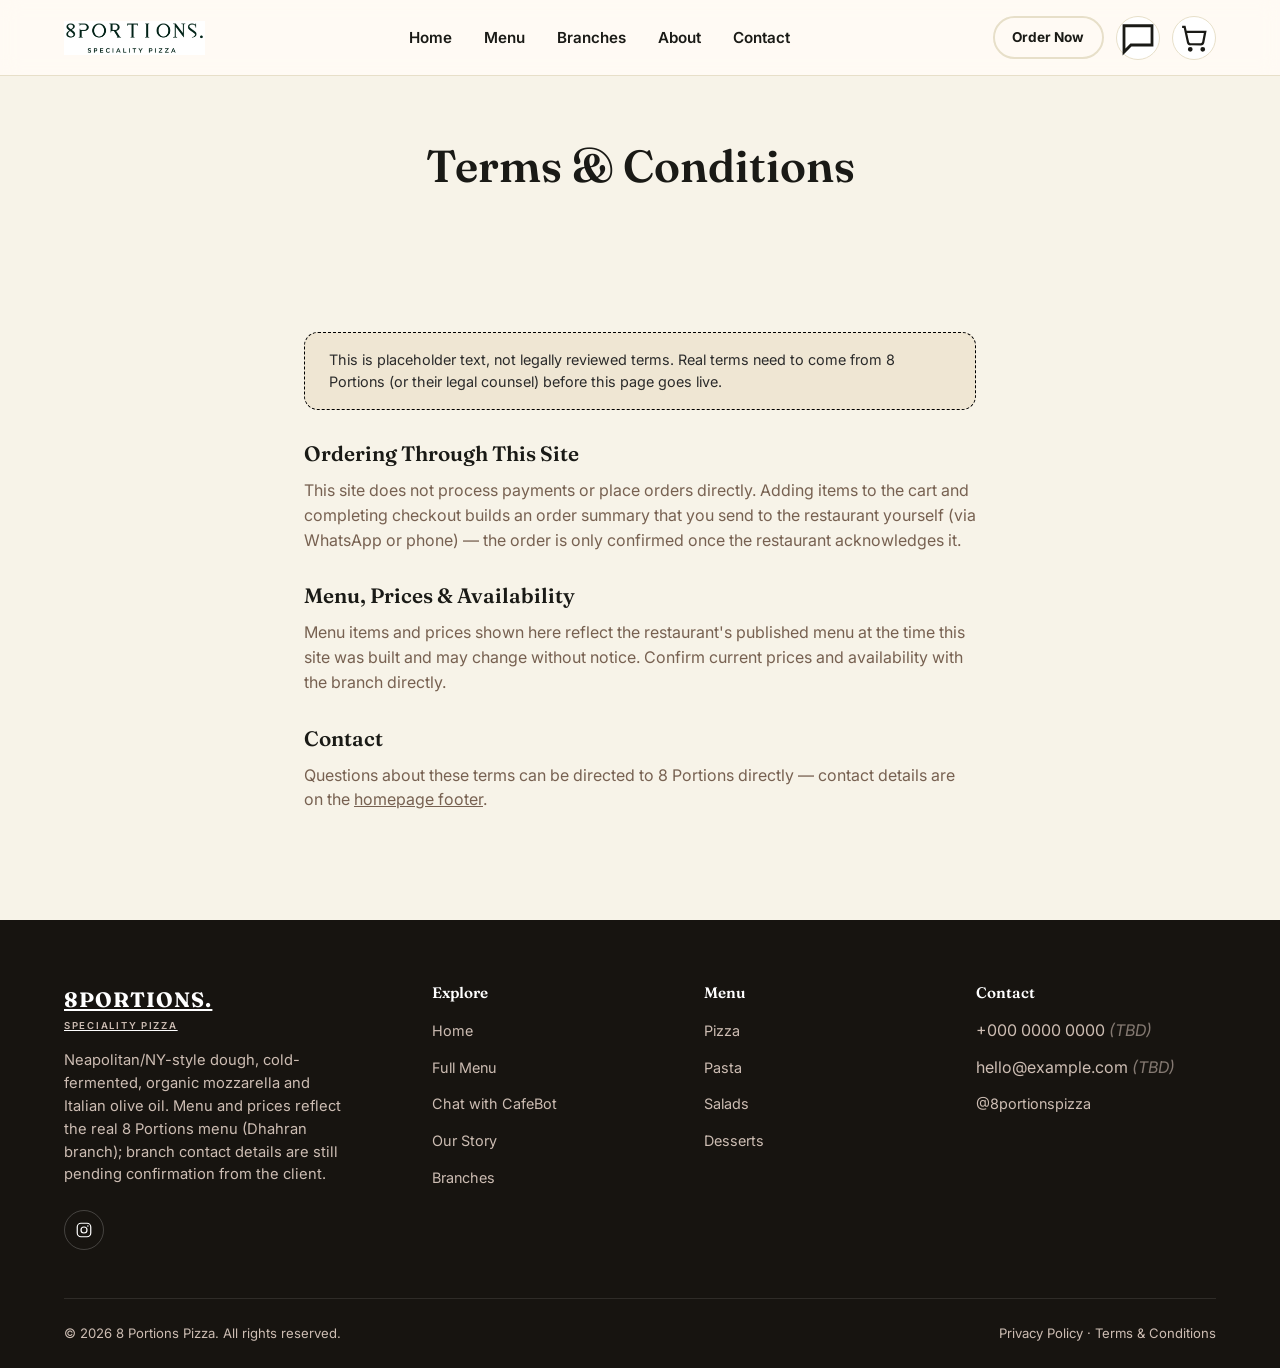
<file: frontend/terms.html>
<!DOCTYPE html>
<html lang="en">
<head>
<meta charset="UTF-8" />
<meta name="viewport" content="width=device-width, initial-scale=1.0" />
<title>Terms &amp; Conditions — 8 Portions</title>
<meta name="robots" content="noindex" />
<link rel="icon" type="image/jpeg" href="img/logo-mark.jpeg" />
<link rel="preconnect" href="https://fonts.googleapis.com" />
<link rel="preconnect" href="https://fonts.gstatic.com" crossorigin />
<link href="https://fonts.googleapis.com/css2?family=Fraunces:opsz,wght@9..144,500;9..144,700&family=Inter:wght@400;500;600;700;800&display=swap" rel="stylesheet" />
<link rel="stylesheet" href="css/styles.css" />
</head>
<body>
  <main id="main">
    <section class="page-hero">
      <div class="container">
        <h1>Terms &amp; Conditions</h1>
      </div>
    </section>
    <section class="section">
      <div class="container legal-content" style="max-width:720px">
        <div class="placeholder-callout">
          This is placeholder text, not legally reviewed terms. Real terms need to come
          from 8 Portions (or their legal counsel) before this page goes live.
        </div>
        <h2>Ordering Through This Site</h2>
        <p>This site does not process payments or place orders directly. Adding items to
        the cart and completing checkout builds an order summary that you send to the
        restaurant yourself (via WhatsApp or phone) — the order is only confirmed once
        the restaurant acknowledges it.</p>
        <h2>Menu, Prices &amp; Availability</h2>
        <p>Menu items and prices shown here reflect the restaurant's published menu at the
        time this site was built and may change without notice. Confirm current prices
        and availability with the branch directly.</p>
        <h2>Contact</h2>
        <p>Questions about these terms can be directed to 8 Portions directly — contact
        details are on the <a href="index.html#footer">homepage footer</a>.</p>
      </div>
    </section>
  </main>

  <div class="modal-overlay" id="product-modal"></div>

  <script src="js/config.js"></script>
  <script src="js/menu-data.js"></script>
  <script src="js/branch-data.js"></script>
  <script src="js/shared-ui.js"></script>
  <script src="js/cart.js"></script>
  <script>mountLayout("");</script>
</body>
</html>
</file>
<file: frontend/css/styles.css>
/* ==========================================================================
   8 Portions Pizza — Design system
   All brand tokens live in :root so real brand colors/fonts/logo can
   replace these placeholders later with a handful of edits.
   ========================================================================== */

:root {
  /* Verified brand palette — pulled from 8 Portions' own official ordering
     platform theme config ("Creamy") and real logo artwork: cream page/card
     backgrounds, black UI chrome, warm taupe body copy, green from the
     logo's leaf mark used as a small fresh/organic accent. */
  --color-primary: #000000;
  --color-primary-dark: #2b2b2b;
  --color-primary-light: #efe6d3;
  --color-accent: #3cad67;
  --color-accent-dark: #2c8850;
  --color-accent-warm: #c9a46a;
  --color-charcoal: #171410;
  --color-charcoal-soft: #2a2118;
  --color-bg: #f7f3e8;
  --color-surface: #ffffff;
  --color-card: #f1ecda;
  --color-text: #1a1a16;
  --color-text-muted: #776151;
  --color-border: #e7dfc9;
  --color-success: #3cad67;

  /* Their configured font ("SF" / SF Pro) isn't freely licensable for web —
     using a similar elegant serif (headings, echoes the "8PORTIONS." mark)
     and a clean humanist sans (body) as the closest free equivalents. */
  --font-display: "Fraunces", "Georgia", serif;
  --font-body: "Inter", -apple-system, BlinkMacSystemFont, "Segoe UI", sans-serif;

  /* Spacing scale (rem) */
  --space-1: 0.25rem;
  --space-2: 0.5rem;
  --space-3: 0.75rem;
  --space-4: 1rem;
  --space-5: 1.5rem;
  --space-6: 2rem;
  --space-7: 3rem;
  --space-8: 4rem;
  --space-9: 6rem;

  --radius-sm: 8px;
  --radius-md: 14px;
  --radius-lg: 22px;
  --radius-full: 999px;

  --shadow-sm: 0 2px 8px rgba(36, 21, 18, 0.06);
  --shadow-md: 0 10px 30px rgba(36, 21, 18, 0.12);
  --shadow-lg: 0 20px 60px rgba(36, 21, 18, 0.18);

  --container-width: 1200px;
  --header-height: 76px;
}

/* -------------------------------------------------------------------------
   Reset & base
   ------------------------------------------------------------------------- */
*,
*::before,
*::after {
  box-sizing: border-box;
}

html {
  scroll-behavior: smooth;
  scroll-padding-top: calc(var(--header-height) + 16px);
}

body {
  margin: 0;
  font-family: var(--font-body);
  color: var(--color-text);
  background: var(--color-bg);
  line-height: 1.55;
  -webkit-font-smoothing: antialiased;
}

img,
svg {
  max-width: 100%;
  display: block;
}

a {
  color: inherit;
}

h1,
h2,
h3,
h4 {
  font-family: var(--font-display);
  margin: 0;
  line-height: 1.15;
  font-weight: 600;
}

p {
  margin: 0;
}

ul {
  margin: 0;
  padding: 0;
  list-style: none;
}

button {
  font-family: inherit;
  cursor: pointer;
}

input,
textarea,
select {
  font-family: inherit;
  font-size: inherit;
}

:focus-visible {
  outline: 3px solid var(--color-accent);
  outline-offset: 2px;
}

.container {
  width: 100%;
  max-width: var(--container-width);
  margin: 0 auto;
  padding: 0 var(--space-5);
}

.section {
  padding: var(--space-9) 0;
}

.section-header {
  max-width: 640px;
  margin: 0 0 var(--space-6);
}

.section-header.center {
  margin-left: auto;
  margin-right: auto;
  text-align: center;
}

.eyebrow {
  display: inline-block;
  font-family: var(--font-body);
  font-weight: 700;
  font-size: 0.75rem;
  letter-spacing: 0.14em;
  text-transform: uppercase;
  color: var(--color-primary);
  margin-bottom: var(--space-3);
}

.section-header h2 {
  font-size: clamp(1.75rem, 3vw, 2.5rem);
  margin-bottom: var(--space-3);
}

.section-header p {
  color: var(--color-text-muted);
  font-size: 1.05rem;
}

.section-surface {
  background: var(--color-surface);
}

.section-dark {
  background: var(--color-charcoal);
  color: #f4ece5;
}

.section-dark .section-header p {
  color: #cdbdb3;
}

.visually-hidden {
  position: absolute;
  width: 1px;
  height: 1px;
  overflow: hidden;
  clip: rect(0 0 0 0);
  white-space: nowrap;
}

.skip-link {
  position: absolute;
  left: var(--space-4);
  top: -100px;
  background: var(--color-charcoal);
  color: #fff;
  padding: var(--space-3) var(--space-4);
  border-radius: var(--radius-sm);
  z-index: 200;
  transition: top 0.2s ease;
}

.skip-link:focus {
  top: var(--space-3);
}

/* -------------------------------------------------------------------------
   Buttons
   ------------------------------------------------------------------------- */
.btn {
  display: inline-flex;
  align-items: center;
  justify-content: center;
  gap: var(--space-2);
  border: 2px solid transparent;
  border-radius: var(--radius-full);
  padding: 0.85rem 1.6rem;
  font-weight: 700;
  font-size: 0.95rem;
  text-decoration: none;
  transition: transform 0.15s ease, box-shadow 0.15s ease, background 0.15s ease, color 0.15s ease;
  white-space: nowrap;
}

.btn:hover {
  transform: translateY(-2px);
}

.btn-primary {
  background: var(--color-primary);
  color: #fff;
  box-shadow: var(--shadow-sm);
}

.btn-primary:hover {
  background: var(--color-primary-dark);
  box-shadow: var(--shadow-md);
}

.btn-outline {
  background: transparent;
  border-color: currentColor;
  color: inherit;
}

.btn-outline:hover {
  background: rgba(255, 255, 255, 0.12);
}

.btn-light {
  background: #fff;
  color: var(--color-charcoal);
}

.btn-light:hover {
  background: var(--color-accent);
  color: var(--color-charcoal);
}

.btn-ghost {
  background: transparent;
  color: var(--color-text);
  border-color: var(--color-border);
}

.btn-ghost:hover {
  border-color: var(--color-primary);
  color: var(--color-primary);
}

.btn-sm {
  padding: 0.55rem 1.1rem;
  font-size: 0.85rem;
}

.btn-block {
  width: 100%;
}

.btn:disabled {
  opacity: 0.5;
  cursor: not-allowed;
  transform: none;
}

.icon-btn {
  position: relative;
  display: inline-flex;
  align-items: center;
  justify-content: center;
  width: 44px;
  height: 44px;
  border-radius: var(--radius-full);
  border: 1px solid var(--color-border);
  background: var(--color-surface);
  color: var(--color-text);
  transition: border-color 0.15s ease, color 0.15s ease;
}

.icon-btn:hover {
  border-color: var(--color-primary);
  color: var(--color-primary);
}

/* -------------------------------------------------------------------------
   Header / Nav
   ------------------------------------------------------------------------- */
.site-header {
  position: sticky;
  top: 0;
  z-index: 100;
  height: var(--header-height);
  background: rgba(255, 251, 245, 0.92);
  backdrop-filter: blur(10px);
  border-bottom: 1px solid var(--color-border);
}

.site-header .container {
  height: 100%;
  display: flex;
  align-items: center;
  justify-content: space-between;
  gap: var(--space-4);
}

.brand {
  display: flex;
  align-items: center;
  gap: var(--space-2);
  text-decoration: none;
  color: var(--color-text);
}

.brand-logo-img {
  height: 34px;
  width: auto;
}

/* The real logo file has a solid white background baked in (no alpha
   channel), so it only works on light surfaces. The dark footer reuses a
   typographic recreation of the wordmark instead. */
.footer-wordmark {
  font-family: var(--font-display);
  font-weight: 700;
  font-size: 1.3rem;
  letter-spacing: 0.05em;
  color: #fff;
}

.footer-wordmark small {
  display: block;
  font-family: var(--font-body);
  font-weight: 600;
  font-size: 0.6rem;
  letter-spacing: 0.18em;
  color: #cdbdb3;
  margin-top: 2px;
}

.main-nav {
  display: flex;
  align-items: center;
  gap: var(--space-6);
}

.main-nav a {
  text-decoration: none;
  font-weight: 600;
  font-size: 0.95rem;
  color: var(--color-text);
  position: relative;
  padding: var(--space-2) 0;
}

.main-nav a::after {
  content: "";
  position: absolute;
  left: 0;
  bottom: -2px;
  width: 0;
  height: 2px;
  background: var(--color-primary);
  transition: width 0.2s ease;
}

.main-nav a:hover::after,
.main-nav a[aria-current="page"]::after {
  width: 100%;
}

.header-actions {
  display: flex;
  align-items: center;
  gap: var(--space-3);
}

.cart-count {
  position: absolute;
  top: -4px;
  right: -4px;
  min-width: 20px;
  height: 20px;
  padding: 0 4px;
  border-radius: var(--radius-full);
  background: var(--color-accent);
  color: var(--color-charcoal);
  font-size: 0.7rem;
  font-weight: 800;
  display: flex;
  align-items: center;
  justify-content: center;
}

.cart-count[hidden] {
  display: none;
}

.nav-toggle {
  display: none;
  border: 1px solid var(--color-border);
  background: var(--color-surface);
  border-radius: var(--radius-sm);
  width: 44px;
  height: 44px;
  align-items: center;
  justify-content: center;
}

.nav-toggle span,
.nav-toggle span::before,
.nav-toggle span::after {
  content: "";
  display: block;
  width: 20px;
  height: 2px;
  background: var(--color-text);
  position: relative;
  transition: transform 0.2s ease, opacity 0.2s ease;
}

.nav-toggle span::before {
  position: absolute;
  top: -6px;
}

.nav-toggle span::after {
  position: absolute;
  top: 6px;
}

/* -------------------------------------------------------------------------
   Hero
   ------------------------------------------------------------------------- */
.hero {
  position: relative;
  overflow: hidden;
  background: radial-gradient(circle at 15% 20%, #fffdf6 0%, var(--color-bg) 55%);
  padding: var(--space-9) 0 var(--space-8);
}

.hero .container {
  display: grid;
  grid-template-columns: 1.05fr 0.95fr;
  gap: var(--space-8);
  align-items: center;
}

.hero-eyebrow {
  display: inline-flex;
  align-items: center;
  gap: var(--space-2);
  background: var(--color-primary-light);
  color: var(--color-primary-dark);
  font-weight: 700;
  font-size: 0.8rem;
  letter-spacing: 0.08em;
  text-transform: uppercase;
  padding: 0.4rem 0.9rem;
  border-radius: var(--radius-full);
  margin-bottom: var(--space-5);
}

.hero h1 {
  font-size: clamp(2.4rem, 5vw, 4rem);
  margin-bottom: var(--space-5);
}

.hero h1 em {
  font-style: normal;
  color: var(--color-primary);
}

.hero-lead {
  font-size: 1.15rem;
  color: var(--color-text-muted);
  max-width: 46ch;
  margin-bottom: var(--space-6);
}

.hero-actions {
  display: flex;
  flex-wrap: wrap;
  gap: var(--space-4);
  margin-bottom: var(--space-7);
}

.hero-stats {
  display: flex;
  gap: var(--space-7);
}

.hero-stats strong {
  display: block;
  font-family: var(--font-display);
  font-size: 1.7rem;
  color: var(--color-text);
}

.hero-stats span {
  font-size: 0.85rem;
  color: var(--color-text-muted);
}

.hero-visual {
  position: relative;
  display: flex;
  align-items: center;
  justify-content: center;
}

.hero-plate {
  position: relative;
  width: min(100%, 440px);
  aspect-ratio: 1 / 1;
  border-radius: 50%;
  background: var(--color-surface);
  box-shadow: var(--shadow-lg);
  display: flex;
  align-items: center;
  justify-content: center;
  animation: float 3.5s ease-in-out infinite;
}

.hero-plate svg {
  width: 78%;
  height: 78%;
}

.hero-badge {
  position: absolute;
  bottom: -4%;
  left: -6%;
  background: var(--color-charcoal);
  color: #fff;
  padding: var(--space-3) var(--space-4);
  border-radius: var(--radius-md);
  box-shadow: var(--shadow-md);
  display: flex;
  align-items: center;
  gap: var(--space-3);
}

.hero-badge-icon {
  color: var(--color-accent);
  flex-shrink: 0;
}

.hero-badge-rating .hero-badge-icon {
  color: var(--color-accent-warm);
}

.hero-badge-stars {
  color: var(--color-accent-warm);
  letter-spacing: 1px;
  font-size: 0.85em;
}

.hero-badge strong {
  display: block;
  font-family: var(--font-display);
  font-size: 1.1rem;
}

.hero-badge span {
  font-size: 0.75rem;
  color: #cdbdb3;
}

@keyframes float {
  0%, 100% { transform: translateY(0); }
  50% { transform: translateY(-14px); }
}

@media (prefers-reduced-motion: reduce) {
  .hero-plate {
    animation: none;
  }
}

/* -------------------------------------------------------------------------
   Cards & grids
   ------------------------------------------------------------------------- */
.grid {
  display: grid;
  gap: var(--space-6);
}

.grid-3 {
  grid-template-columns: repeat(3, 1fr);
}

.grid-4 {
  grid-template-columns: repeat(4, 1fr);
}

.grid-2 {
  grid-template-columns: repeat(2, 1fr);
}

.food-card {
  background: var(--color-surface);
  border: 1px solid var(--color-border);
  border-radius: var(--radius-lg);
  overflow: hidden;
  display: flex;
  flex-direction: column;
  transition: transform 0.2s ease, box-shadow 0.2s ease;
}

.food-card:hover {
  transform: translateY(-6px);
  box-shadow: var(--shadow-md);
}

.food-card-media {
  position: relative;
  aspect-ratio: 4 / 3;
  background: linear-gradient(135deg, var(--color-card), var(--color-border));
  display: flex;
  align-items: center;
  justify-content: center;
}

.food-card-media svg {
  width: 46%;
  height: 46%;
  opacity: 0.85;
}

.food-card-media img {
  width: 100%;
  height: 100%;
  object-fit: cover;
}

.badge-row {
  position: absolute;
  top: var(--space-3);
  left: var(--space-3);
  display: flex;
  gap: var(--space-2);
}

.badge {
  display: inline-flex;
  align-items: center;
  padding: 0.3rem 0.7rem;
  border-radius: var(--radius-full);
  font-size: 0.7rem;
  font-weight: 800;
  letter-spacing: 0.03em;
  text-transform: uppercase;
}

.badge-popular {
  background: var(--color-accent);
  color: var(--color-charcoal);
}

.badge-signature {
  background: var(--color-charcoal);
  color: #fff;
}

.badge-placeholder {
  background: #fff;
  color: var(--color-text-muted);
  border: 1px dashed var(--color-border);
}

.food-card-body {
  padding: var(--space-5);
  display: flex;
  flex-direction: column;
  gap: var(--space-3);
  flex: 1;
}

.food-card-body h3 {
  font-size: 1.15rem;
}

.food-card-desc {
  color: var(--color-text-muted);
  font-size: 0.92rem;
  flex: 1;
}

.kcal-tag {
  display: inline-block;
  font-size: 0.72rem;
  font-weight: 700;
  letter-spacing: 0.02em;
  color: var(--color-text-muted);
  background: var(--color-card);
  border-radius: var(--radius-full);
  padding: 0.2rem 0.6rem;
  width: fit-content;
}

.food-card-footer {
  display: flex;
  align-items: center;
  justify-content: space-between;
  margin-top: auto;
}

.price {
  font-family: var(--font-display);
  font-weight: 700;
  font-size: 1.15rem;
  color: var(--color-primary-dark);
}

.price-from::before {
  content: "from ";
  font-family: var(--font-body);
  font-weight: 500;
  font-size: 0.75rem;
  color: var(--color-text-muted);
}

/* -------------------------------------------------------------------------
   More Than Pizza (category tiles)
   ------------------------------------------------------------------------- */
.more-tiles-row {
  display: grid;
  grid-template-columns: repeat(auto-fit, minmax(140px, 1fr));
  gap: var(--space-4);
}

.more-tile {
  display: flex;
  flex-direction: column;
  align-items: center;
  gap: var(--space-2);
  text-align: center;
  text-decoration: none;
  color: var(--color-text);
  background: var(--color-surface);
  border: 1px solid var(--color-border);
  border-radius: var(--radius-lg);
  padding: var(--space-6) var(--space-4);
  transition: transform 0.2s ease, box-shadow 0.2s ease, border-color 0.2s ease;
}

.more-tile:hover {
  transform: translateY(-4px);
  box-shadow: var(--shadow-sm);
  border-color: var(--color-primary);
}

.more-tile-icon {
  width: 40px;
  height: 40px;
  color: var(--color-accent);
}

.more-tile-label {
  font-family: var(--font-display);
  font-weight: 700;
  font-size: 1.05rem;
}

.more-tile-count {
  font-size: 0.78rem;
  color: var(--color-text-muted);
}

/* -------------------------------------------------------------------------
   Story / About
   ------------------------------------------------------------------------- */
.story-grid {
  display: grid;
  grid-template-columns: 1fr 1fr;
  gap: var(--space-8);
  align-items: center;
}

.story-copy p {
  color: var(--color-text-muted);
  margin-bottom: var(--space-4);
  font-size: 1.02rem;
}

.story-copy p:last-child {
  margin-bottom: 0;
}

.draft-note {
  display: inline-block;
  margin-top: var(--space-5);
  font-size: 0.78rem;
  color: var(--color-text-muted);
  border: 1px dashed var(--color-border);
  border-radius: var(--radius-sm);
  padding: var(--space-2) var(--space-3);
}

.story-visual {
  position: relative;
  border-radius: var(--radius-lg);
  overflow: hidden;
  aspect-ratio: 4 / 5;
  background: linear-gradient(160deg, var(--color-charcoal), var(--color-primary-dark));
  display: flex;
  align-items: center;
  justify-content: center;
}

.story-visual svg {
  width: 55%;
  opacity: 0.9;
}

.story-visual img {
  width: 100%;
  height: 100%;
  object-fit: cover;
}

/* -------------------------------------------------------------------------
   Instagram
   ------------------------------------------------------------------------- */
.instagram-head {
  display: flex;
  align-items: flex-end;
  justify-content: space-between;
  gap: var(--space-5);
  flex-wrap: wrap;
  margin-bottom: var(--space-6);
}

.ig-grid {
  display: grid;
  grid-template-columns: repeat(4, 1fr);
  gap: var(--space-3);
}

.ig-tile {
  aspect-ratio: 1 / 1;
  border-radius: var(--radius-md);
  background: linear-gradient(150deg, var(--color-charcoal-soft), var(--color-charcoal));
  display: flex;
  align-items: center;
  justify-content: center;
  color: rgba(255, 255, 255, 0.85);
  transition: transform 0.2s ease;
}

.ig-tile:hover {
  transform: scale(1.03);
}

.ig-tile svg {
  width: 30%;
  height: 30%;
}

.ig-tile img {
  width: 100%;
  height: 100%;
  object-fit: cover;
  border-radius: inherit;
}

.ig-cta {
  grid-column: span 1;
  background: var(--color-primary);
  color: #fff;
  text-decoration: none;
  font-weight: 700;
  text-align: center;
  padding: var(--space-4);
  gap: var(--space-2);
  flex-direction: column;
}

/* -------------------------------------------------------------------------
   Testimonials (empty state — no fabricated reviews)
   ------------------------------------------------------------------------- */
.testimonial-empty {
  border: 1px dashed var(--color-border);
  border-radius: var(--radius-lg);
  padding: var(--space-7);
  text-align: center;
  max-width: 560px;
  margin: 0 auto;
  background: var(--color-surface);
}

.testimonial-empty svg {
  width: 40px;
  height: 40px;
  margin: 0 auto var(--space-4);
  color: var(--color-accent);
}

.testimonial-empty h3 {
  margin-bottom: var(--space-2);
}

.testimonial-empty p {
  color: var(--color-text-muted);
}

/* -------------------------------------------------------------------------
   Branches
   ------------------------------------------------------------------------- */
.branch-card {
  background: var(--color-surface);
  border: 1px solid var(--color-border);
  border-radius: var(--radius-lg);
  padding: var(--space-6);
  display: flex;
  flex-direction: column;
  gap: var(--space-4);
}

.branch-card h3 {
  font-size: 1.2rem;
}

.branch-meta {
  display: flex;
  gap: var(--space-3);
  align-items: flex-start;
  color: var(--color-text-muted);
  font-size: 0.92rem;
}

.branch-meta svg {
  width: 18px;
  height: 18px;
  flex-shrink: 0;
  margin-top: 2px;
  color: var(--color-primary);
}

.branch-actions {
  display: flex;
  gap: var(--space-3);
  margin-top: auto;
  flex-wrap: wrap;
}

/* -------------------------------------------------------------------------
   Footer
   ------------------------------------------------------------------------- */
.site-footer {
  background: var(--color-charcoal);
  color: #cdbdb3;
  padding: var(--space-8) 0 var(--space-5);
}

.footer-grid {
  display: grid;
  grid-template-columns: 1.4fr repeat(3, 1fr);
  gap: var(--space-6);
  padding-bottom: var(--space-7);
  border-bottom: 1px solid rgba(255, 255, 255, 0.1);
}

.footer-brand p {
  margin-top: var(--space-4);
  max-width: 32ch;
  font-size: 0.92rem;
}

.footer-social {
  display: flex;
  gap: var(--space-3);
  margin-top: var(--space-5);
}

.footer-social a {
  width: 40px;
  height: 40px;
  border-radius: var(--radius-full);
  border: 1px solid rgba(255, 255, 255, 0.2);
  display: flex;
  align-items: center;
  justify-content: center;
  text-decoration: none;
  transition: background 0.15s ease, border-color 0.15s ease;
}

.footer-social a:hover {
  background: var(--color-primary);
  border-color: var(--color-primary);
}

.footer-social svg {
  width: 18px;
  height: 18px;
  color: #fff;
}

.footer-col h4 {
  color: #fff;
  font-size: 0.95rem;
  margin-bottom: var(--space-4);
}

.footer-col ul li {
  margin-bottom: var(--space-3);
}

.footer-col a {
  text-decoration: none;
  font-size: 0.9rem;
  color: #cdbdb3;
  transition: color 0.15s ease;
}

.footer-col a:hover {
  color: var(--color-accent);
}

.footer-bottom {
  display: flex;
  justify-content: space-between;
  align-items: center;
  flex-wrap: wrap;
  gap: var(--space-3);
  padding-top: var(--space-5);
  font-size: 0.82rem;
}

.footer-bottom a {
  text-decoration: none;
  color: #cdbdb3;
}

.footer-bottom a:hover {
  color: var(--color-accent);
}

#delivery-partners {
  font-size: 0.85rem;
  font-weight: 600;
  letter-spacing: 0.02em;
}

/* -------------------------------------------------------------------------
   Menu page
   ------------------------------------------------------------------------- */
.menu-toolbar {
  position: sticky;
  top: var(--header-height);
  z-index: 40;
  background: var(--color-bg);
  padding: var(--space-5) 0;
  border-bottom: 1px solid var(--color-border);
}

.menu-toolbar .container {
  display: flex;
  flex-wrap: wrap;
  gap: var(--space-4);
  align-items: center;
  justify-content: space-between;
}

.search-field {
  position: relative;
  flex: 1;
  min-width: 220px;
  max-width: 360px;
}

.search-field svg {
  position: absolute;
  left: var(--space-4);
  top: 50%;
  transform: translateY(-50%);
  width: 18px;
  height: 18px;
  color: var(--color-text-muted);
}

.search-field input {
  width: 100%;
  padding: 0.75rem 1rem 0.75rem 2.6rem;
  border-radius: var(--radius-full);
  border: 1px solid var(--color-border);
  background: var(--color-surface);
}

.category-tabs {
  display: flex;
  gap: var(--space-2);
  flex-wrap: wrap;
}

.category-tabs button {
  border: 1px solid var(--color-border);
  background: var(--color-surface);
  border-radius: var(--radius-full);
  padding: 0.55rem 1.1rem;
  font-weight: 600;
  font-size: 0.88rem;
  color: var(--color-text);
  transition: background 0.15s ease, color 0.15s ease, border-color 0.15s ease;
}

.category-tabs button:hover {
  border-color: var(--color-primary);
}

.category-tabs button[aria-pressed="true"] {
  background: var(--color-primary);
  border-color: var(--color-primary);
  color: #fff;
}

.menu-results-count {
  color: var(--color-text-muted);
  font-size: 0.85rem;
  margin: var(--space-5) 0;
}

.menu-empty {
  text-align: center;
  padding: var(--space-8) 0;
  color: var(--color-text-muted);
}

.food-card-add {
  align-self: flex-start;
}

/* -------------------------------------------------------------------------
   Modal (product customization)
   ------------------------------------------------------------------------- */
.modal-overlay {
  position: fixed;
  inset: 0;
  background: rgba(31, 26, 23, 0.55);
  display: flex;
  align-items: center;
  justify-content: center;
  padding: var(--space-4);
  z-index: 200;
  opacity: 0;
  pointer-events: none;
  transition: opacity 0.2s ease;
}

.modal-overlay.open {
  opacity: 1;
  pointer-events: auto;
}

.modal {
  background: var(--color-surface);
  border-radius: var(--radius-lg);
  max-width: 560px;
  width: 100%;
  max-height: 88vh;
  overflow-y: auto;
  box-shadow: var(--shadow-lg);
  transform: translateY(16px);
  transition: transform 0.2s ease;
}

.modal-overlay.open .modal {
  transform: translateY(0);
}

.modal-media {
  aspect-ratio: 16 / 9;
  background: linear-gradient(135deg, var(--color-card), var(--color-border));
  display: flex;
  align-items: center;
  justify-content: center;
  position: relative;
}

.modal-media svg {
  width: 36%;
}

.modal-media img {
  width: 100%;
  height: 100%;
  object-fit: cover;
}

.modal-close {
  position: absolute;
  top: var(--space-3);
  right: var(--space-3);
  background: #fff;
}

.modal-body {
  padding: var(--space-6);
  display: flex;
  flex-direction: column;
  gap: var(--space-5);
}

.modal-body h2 {
  font-size: 1.4rem;
  margin-bottom: var(--space-2);
}

.option-group h4 {
  font-family: var(--font-body);
  font-size: 0.85rem;
  text-transform: uppercase;
  letter-spacing: 0.06em;
  color: var(--color-text-muted);
  margin-bottom: var(--space-3);
}

.option-row {
  display: flex;
  flex-wrap: wrap;
  gap: var(--space-2);
}

.option-pill {
  border: 1px solid var(--color-border);
  border-radius: var(--radius-full);
  padding: 0.55rem 1rem;
  font-size: 0.88rem;
  font-weight: 600;
  background: var(--color-surface);
  display: flex;
  align-items: center;
  gap: var(--space-2);
}

.option-pill[aria-pressed="true"] {
  border-color: var(--color-primary);
  background: var(--color-primary-light);
  color: var(--color-primary-dark);
}

.option-pill small {
  color: var(--color-text-muted);
  font-weight: 500;
}

.qty-stepper {
  display: inline-flex;
  align-items: center;
  gap: var(--space-3);
  border: 1px solid var(--color-border);
  border-radius: var(--radius-full);
  padding: var(--space-1);
}

.qty-stepper button {
  width: 32px;
  height: 32px;
  border-radius: var(--radius-full);
  border: none;
  background: var(--color-bg);
  font-size: 1.1rem;
  font-weight: 700;
}

.qty-stepper span {
  min-width: 20px;
  text-align: center;
  font-weight: 700;
}

.field label {
  display: block;
  font-size: 0.85rem;
  font-weight: 600;
  margin-bottom: var(--space-2);
}

.field textarea,
.field input {
  width: 100%;
  padding: 0.7rem 0.9rem;
  border: 1px solid var(--color-border);
  border-radius: var(--radius-sm);
  background: var(--color-bg);
}

.modal-footer {
  display: flex;
  align-items: center;
  justify-content: space-between;
  gap: var(--space-4);
  padding-top: var(--space-4);
  border-top: 1px solid var(--color-border);
}

.modal-footer .price {
  font-size: 1.3rem;
}

/* -------------------------------------------------------------------------
   Cart drawer
   ------------------------------------------------------------------------- */
.drawer-overlay {
  position: fixed;
  inset: 0;
  background: rgba(31, 26, 23, 0.45);
  z-index: 200;
  opacity: 0;
  pointer-events: none;
  transition: opacity 0.2s ease;
}

.drawer-overlay.open {
  opacity: 1;
  pointer-events: auto;
}

.drawer {
  position: fixed;
  top: 0;
  right: 0;
  bottom: 0;
  width: min(420px, 100%);
  background: var(--color-surface);
  box-shadow: var(--shadow-lg);
  display: flex;
  flex-direction: column;
  transform: translateX(100%);
  transition: transform 0.25s ease;
}

.drawer-overlay.open .drawer {
  transform: translateX(0);
}

.drawer-header {
  display: flex;
  align-items: center;
  justify-content: space-between;
  padding: var(--space-5);
  border-bottom: 1px solid var(--color-border);
}

.drawer-body {
  flex: 1;
  overflow-y: auto;
  padding: var(--space-5);
  display: flex;
  flex-direction: column;
  gap: var(--space-4);
}

.drawer-empty {
  text-align: center;
  color: var(--color-text-muted);
  padding: var(--space-8) 0;
}

.drawer-empty svg {
  width: 48px;
  height: 48px;
  margin: 0 auto var(--space-4);
  color: var(--color-border);
}

.cart-item {
  display: grid;
  grid-template-columns: 56px 1fr auto;
  gap: var(--space-3);
  align-items: flex-start;
  padding-bottom: var(--space-4);
  border-bottom: 1px solid var(--color-border);
}

.cart-item-thumb {
  width: 56px;
  height: 56px;
  border-radius: var(--radius-sm);
  background: linear-gradient(135deg, var(--color-card), var(--color-border));
  display: flex;
  align-items: center;
  justify-content: center;
}

.cart-item-thumb svg {
  width: 60%;
}

.cart-item-name {
  font-weight: 700;
  font-size: 0.95rem;
}

.cart-item-meta {
  font-size: 0.78rem;
  color: var(--color-text-muted);
  margin-top: 2px;
}

.cart-item-controls {
  display: flex;
  align-items: center;
  gap: var(--space-2);
  margin-top: var(--space-2);
}

.cart-item-remove {
  background: none;
  border: none;
  color: var(--color-text-muted);
  font-size: 0.78rem;
  text-decoration: underline;
  padding: 0;
}

.cart-item-price {
  font-weight: 700;
  white-space: nowrap;
}

.drawer-footer {
  border-top: 1px solid var(--color-border);
  padding: var(--space-5);
  display: flex;
  flex-direction: column;
  gap: var(--space-3);
}

.summary-row {
  display: flex;
  justify-content: space-between;
  font-size: 0.92rem;
  color: var(--color-text-muted);
}

.summary-row.total {
  font-size: 1.1rem;
  font-weight: 800;
  color: var(--color-text);
}

/* -------------------------------------------------------------------------
   Checkout panel (rendered inside the drawer overlay as a step)
   ------------------------------------------------------------------------- */
.fulfillment-toggle {
  display: flex;
  border: 1px solid var(--color-border);
  border-radius: var(--radius-full);
  padding: 4px;
}

.fulfillment-toggle button {
  flex: 1;
  border: none;
  background: transparent;
  padding: 0.6rem;
  border-radius: var(--radius-full);
  font-weight: 700;
  font-size: 0.88rem;
}

.fulfillment-toggle button[aria-pressed="true"] {
  background: var(--color-primary);
  color: #fff;
}

.form-error {
  color: var(--color-primary-dark);
  font-size: 0.78rem;
  margin-top: var(--space-1);
}

.confirmation {
  text-align: center;
  padding: var(--space-6) 0;
}

.confirmation svg {
  width: 56px;
  height: 56px;
  color: var(--color-success);
  margin: 0 auto var(--space-4);
}

.confirmation-summary {
  text-align: left;
  background: var(--color-bg);
  border-radius: var(--radius-md);
  padding: var(--space-4);
  margin: var(--space-5) 0;
  font-size: 0.88rem;
  white-space: pre-line;
}

/* -------------------------------------------------------------------------
   Misc pages (privacy/terms)
   ------------------------------------------------------------------------- */
.legal-content h2 {
  font-size: 1.3rem;
  margin-top: var(--space-6);
  margin-bottom: var(--space-3);
}

.legal-content p {
  color: var(--color-text-muted);
  margin-bottom: var(--space-3);
}

.placeholder-callout {
  background: var(--color-primary-light);
  border: 1px dashed var(--color-primary);
  border-radius: var(--radius-md);
  padding: var(--space-4) var(--space-5);
  color: var(--color-primary-dark);
  font-size: 0.9rem;
  margin-bottom: var(--space-6);
}

.page-hero {
  padding: var(--space-8) 0 var(--space-6);
  text-align: center;
}

.page-hero h1 {
  font-size: clamp(2rem, 4vw, 2.8rem);
  margin-bottom: var(--space-3);
}

.page-hero p {
  color: var(--color-text-muted);
  max-width: 60ch;
  margin: 0 auto;
}

/* -------------------------------------------------------------------------
   Scroll reveal
   ------------------------------------------------------------------------- */
[data-reveal] {
  opacity: 0;
  transform: translateY(24px);
  transition: opacity 0.6s ease, transform 0.6s ease;
}

[data-reveal].is-visible {
  opacity: 1;
  transform: translateY(0);
}

@media (prefers-reduced-motion: reduce) {
  [data-reveal] {
    opacity: 1;
    transform: none;
    transition: none;
  }
}

/* Printing (incl. "Save as PDF") renders the whole page without ever
   firing the scroll events the IntersectionObserver in main.js needs,
   so [data-reveal] elements would otherwise stay invisible. */
@media print {
  [data-reveal] {
    opacity: 1;
    transform: none;
    transition: none;
  }
}

/* -------------------------------------------------------------------------
   Responsive
   ------------------------------------------------------------------------- */
@media (max-width: 1024px) {
  .grid-4 {
    grid-template-columns: repeat(2, 1fr);
  }

  .grid-3 {
    grid-template-columns: repeat(2, 1fr);
  }

  .footer-grid {
    grid-template-columns: 1fr 1fr;
  }

  .ig-grid {
    grid-template-columns: repeat(3, 1fr);
  }
}

@media (max-width: 860px) {
  .hero .container {
    grid-template-columns: 1fr;
  }

  .hero-visual {
    order: -1;
  }

  .story-grid {
    grid-template-columns: 1fr;
  }

  .story-visual {
    order: -1;
    aspect-ratio: 16 / 9;
  }
}

@media (max-width: 720px) {
  .main-nav,
  .header-actions .btn-ghost {
    display: none;
  }

  .nav-toggle {
    display: inline-flex;
  }

  body.nav-open .main-nav {
    display: flex;
    position: fixed;
    top: var(--header-height);
    left: 0;
    right: 0;
    background: var(--color-surface);
    flex-direction: column;
    align-items: flex-start;
    padding: var(--space-5);
    gap: var(--space-4);
    border-bottom: 1px solid var(--color-border);
    box-shadow: var(--shadow-md);
  }

  .grid-4,
  .grid-3,
  .grid-2 {
    grid-template-columns: 1fr;
  }

  .footer-grid {
    grid-template-columns: 1fr;
  }

  .ig-grid {
    grid-template-columns: repeat(2, 1fr);
  }

  .hero-stats {
    gap: var(--space-5);
  }

  .drawer {
    width: 100%;
  }
}

/* -------------------------------------------------------------------------
   CafeBot chat interface (UI prototype — mock messages only, no live AI/
   backend/auth wired up yet)
   ------------------------------------------------------------------------- */
.chatbot-page {
  background: var(--color-charcoal);
}

.chatbot-shell {
  display: flex;
  flex-direction: column;
  max-width: 480px;
  height: 100vh;
  height: 100dvh;
  margin: 0 auto;
  background: var(--color-bg);
  box-shadow: var(--shadow-lg);
}

.chat-header {
  display: flex;
  align-items: center;
  gap: var(--space-3);
  padding: var(--space-4) var(--space-5);
  background: var(--color-surface);
  border-bottom: 1px solid var(--color-border);
  flex-shrink: 0;
}

.chat-back {
  display: inline-flex;
  align-items: center;
  justify-content: center;
  width: 36px;
  height: 36px;
  border-radius: var(--radius-full);
  color: var(--color-text);
  flex-shrink: 0;
  text-decoration: none;
}

.chat-back:hover {
  background: var(--color-card);
}

.chat-back svg {
  width: 20px;
  height: 20px;
}

.chat-header-info {
  display: flex;
  flex-direction: column;
  line-height: 1.3;
}

.chat-header-name {
  font-family: var(--font-display);
  font-weight: 700;
  font-size: 1.05rem;
}

.chat-header-status {
  font-size: 0.75rem;
  color: var(--color-text-muted);
}

.chat-log {
  flex: 1;
  overflow-y: auto;
  padding: var(--space-5);
  display: flex;
  flex-direction: column;
  gap: var(--space-3);
}

.chat-bubble-row {
  display: flex;
}

.chat-bubble-row.from-bot {
  justify-content: flex-start;
}

.chat-bubble-row.from-customer {
  justify-content: flex-end;
}

.chat-bubble {
  max-width: 78%;
  padding: 0.7rem 1rem;
  border-radius: var(--radius-md);
  font-size: 0.92rem;
  line-height: 1.45;
  box-shadow: var(--shadow-sm);
  overflow-wrap: anywhere;
}

.from-bot .chat-bubble {
  background: var(--color-surface);
  border: 1px solid var(--color-border);
  color: var(--color-text);
  border-bottom-left-radius: var(--radius-sm);
}

.from-customer .chat-bubble {
  background: var(--color-primary);
  color: #fff;
  border-bottom-right-radius: var(--radius-sm);
}

.chat-bubble-time {
  display: block;
  margin-top: 0.3rem;
  font-size: 0.68rem;
  opacity: 0.65;
}

.chat-typing {
  display: inline-flex;
  gap: 4px;
  padding: 0.2rem 0;
  box-shadow: none;
}

.chat-typing span {
  width: 6px;
  height: 6px;
  border-radius: 50%;
  background: var(--color-text-muted);
  animation: chat-typing-bounce 1.2s infinite ease-in-out;
}

.chat-typing span:nth-child(2) {
  animation-delay: 0.15s;
}

.chat-typing span:nth-child(3) {
  animation-delay: 0.3s;
}

@keyframes chat-typing-bounce {
  0%, 60%, 100% { transform: translateY(0); opacity: 0.5; }
  30% { transform: translateY(-4px); opacity: 1; }
}

.chat-input-row {
  display: flex;
  align-items: center;
  gap: var(--space-3);
  padding: var(--space-4) var(--space-5);
  background: var(--color-surface);
  border-top: 1px solid var(--color-border);
  flex-shrink: 0;
}

#chat-input {
  flex: 1;
  padding: 0.75rem 1rem;
  border-radius: var(--radius-full);
  border: 1px solid var(--color-border);
  background: var(--color-bg);
  font-size: 1rem;
}

#chat-input:disabled {
  opacity: 0.7;
}

.chat-send-btn {
  display: inline-flex;
  align-items: center;
  justify-content: center;
  width: 44px;
  height: 44px;
  border-radius: var(--radius-full);
  border: none;
  background: var(--color-primary);
  color: #fff;
  flex-shrink: 0;
  transition: background 0.15s ease, transform 0.15s ease;
}

.chat-send-btn:hover {
  background: var(--color-primary-dark);
  transform: translateY(-1px);
}

.chat-send-btn:disabled {
  opacity: 0.5;
  cursor: not-allowed;
  transform: none;
}

.chat-send-btn svg {
  width: 20px;
  height: 20px;
}

@media (max-width: 540px) {
  .chatbot-shell {
    max-width: 100%;
    box-shadow: none;
  }
}
</file>
